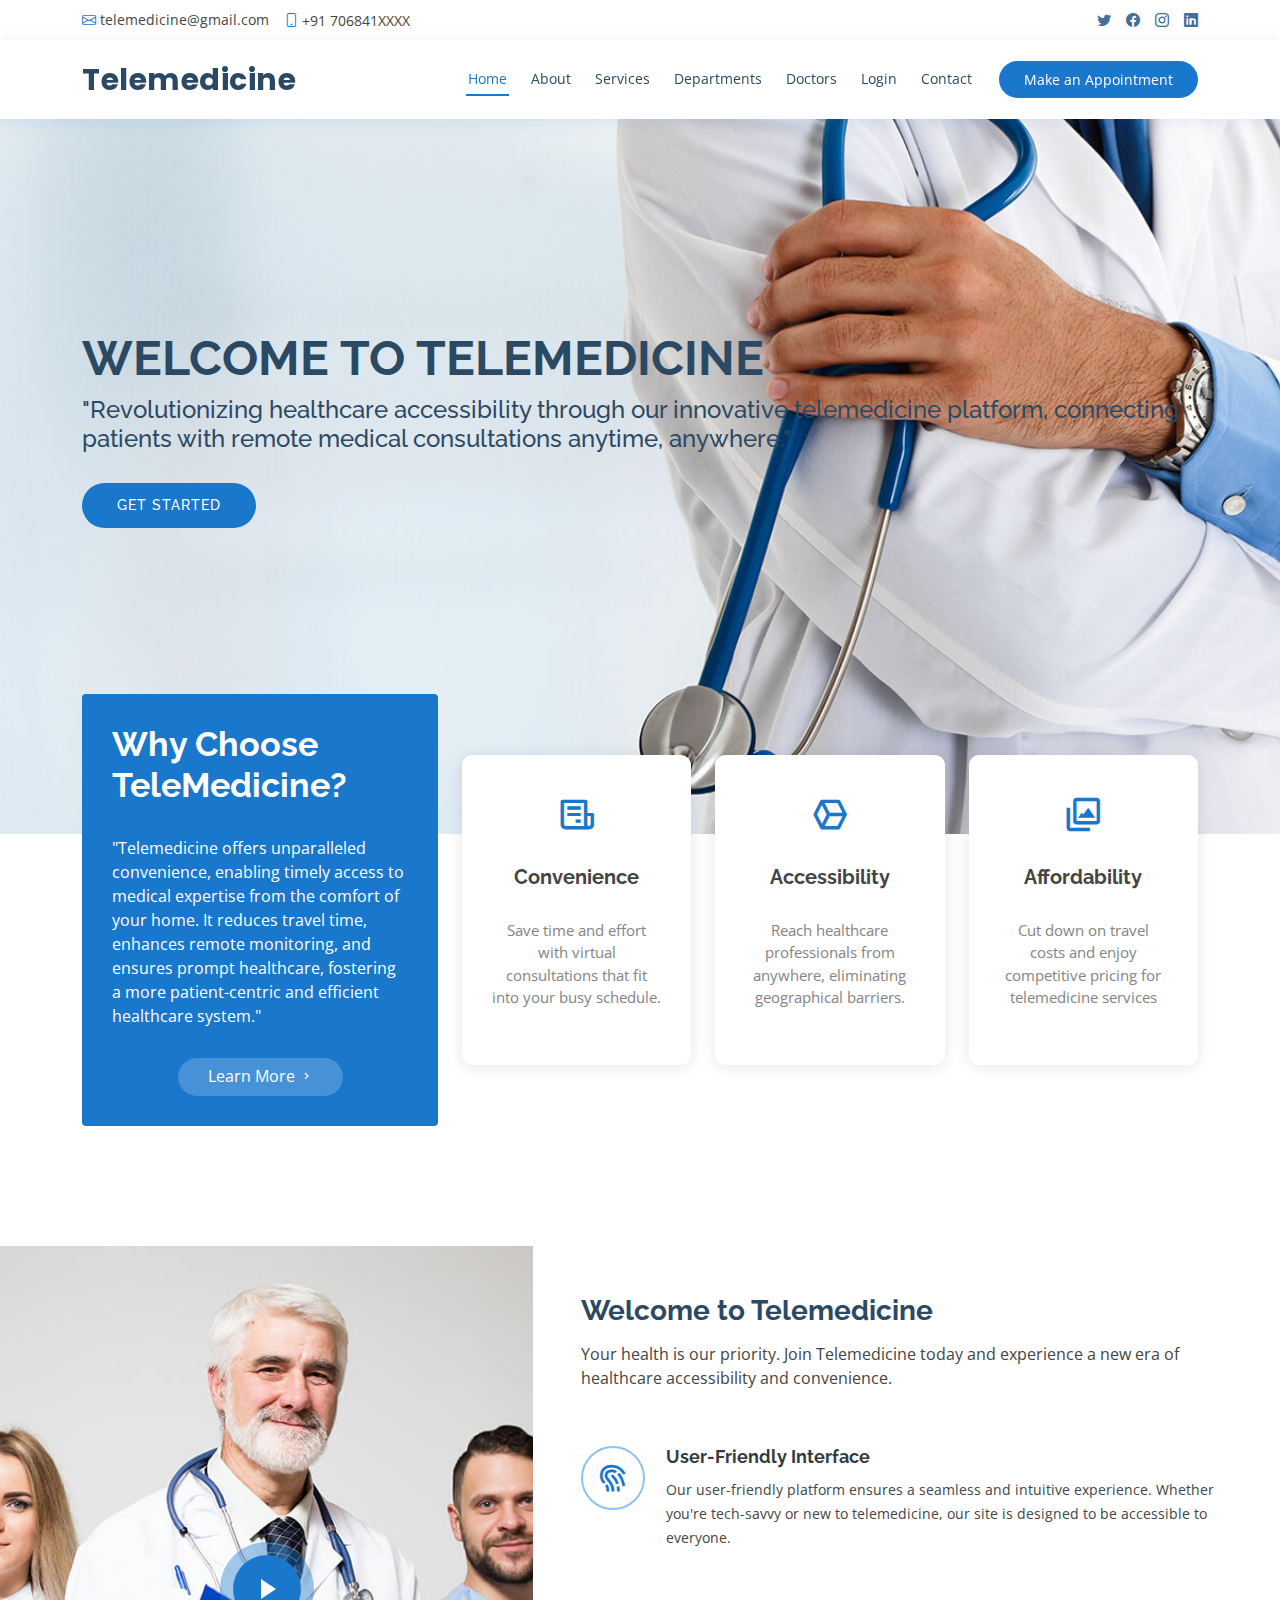
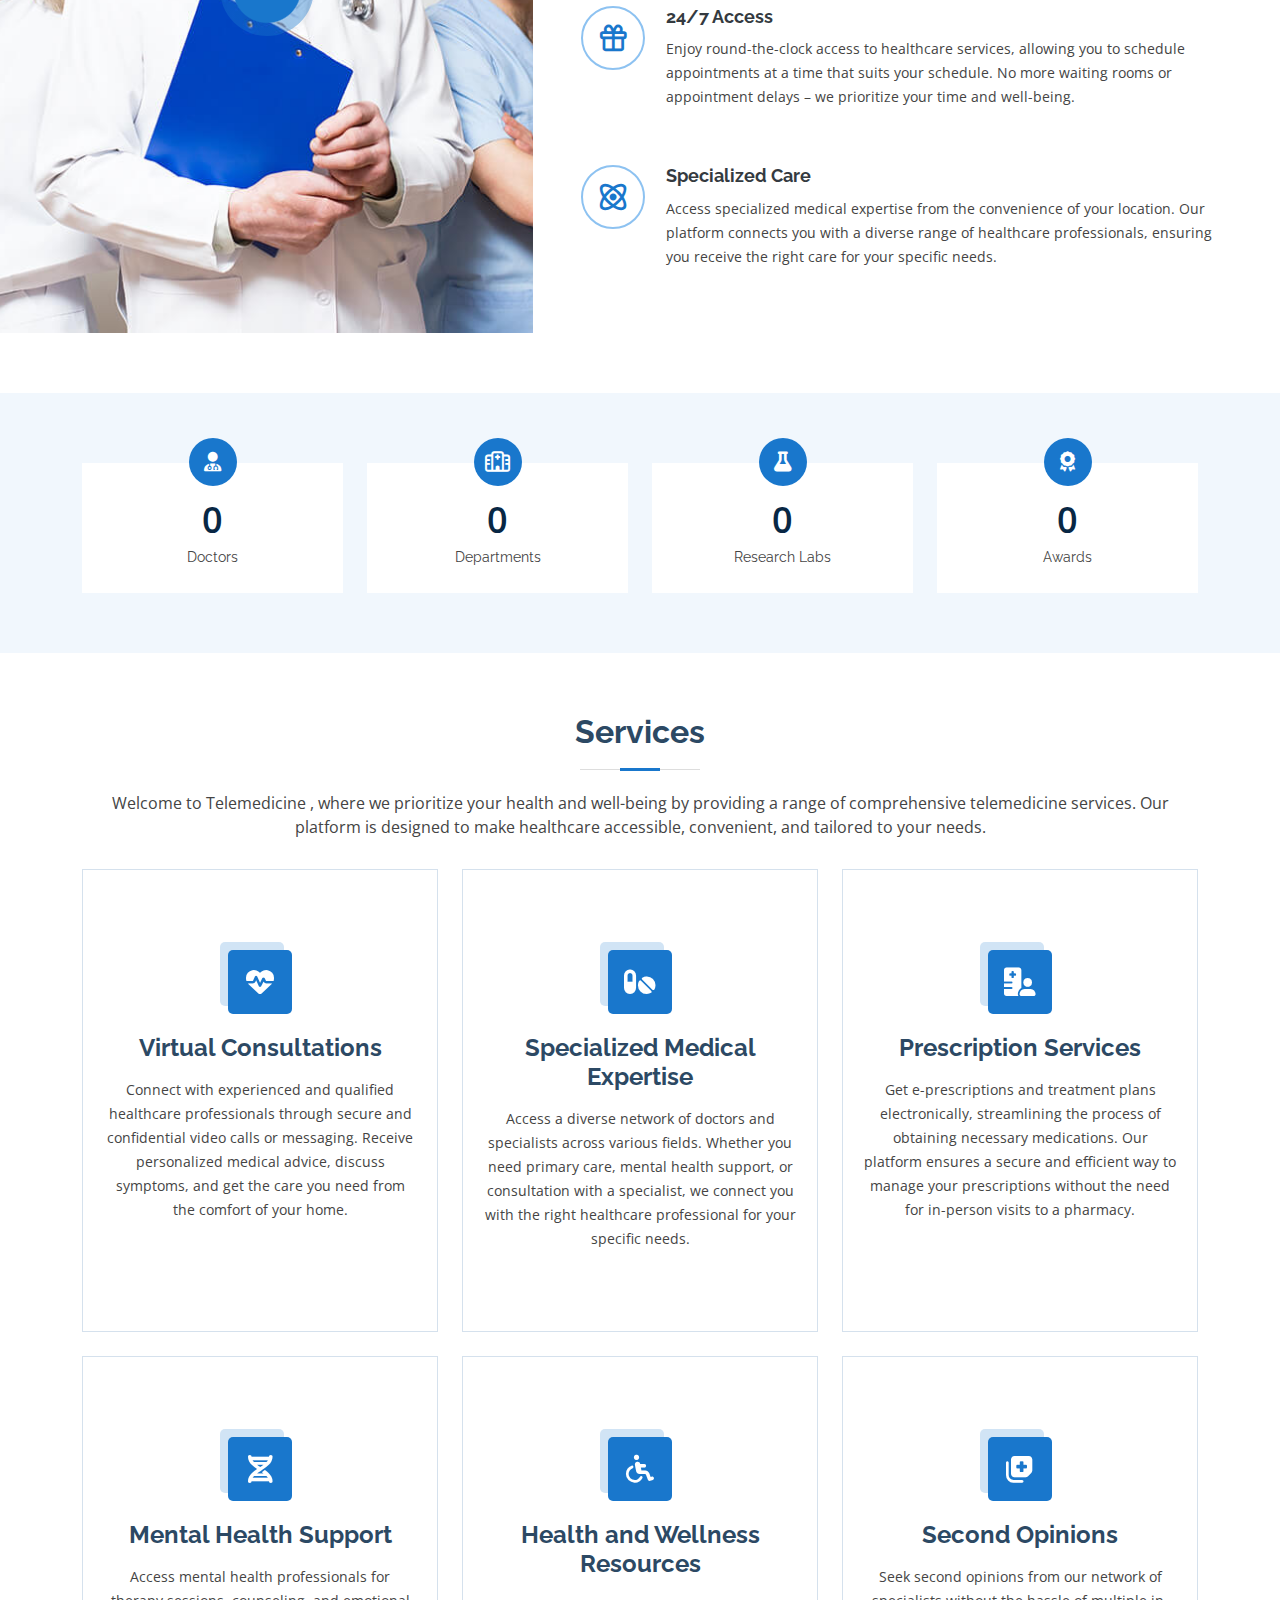
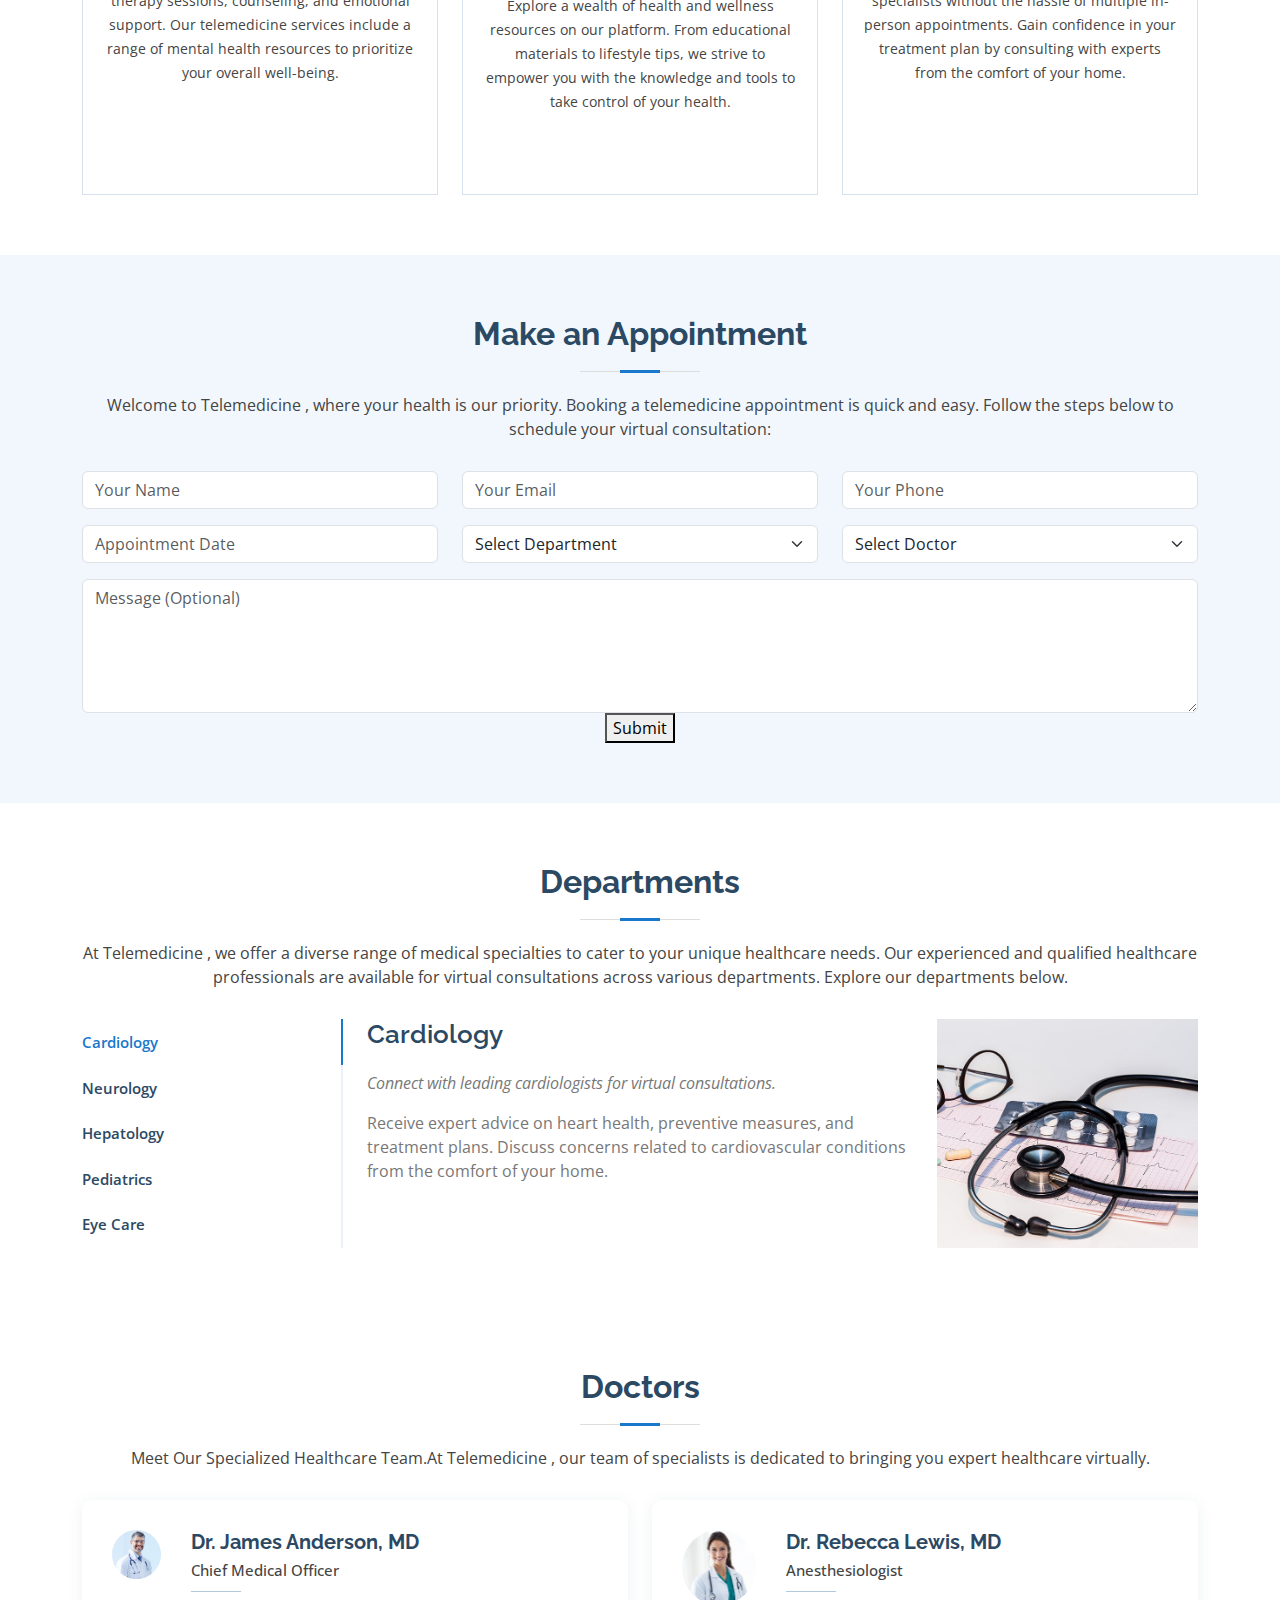
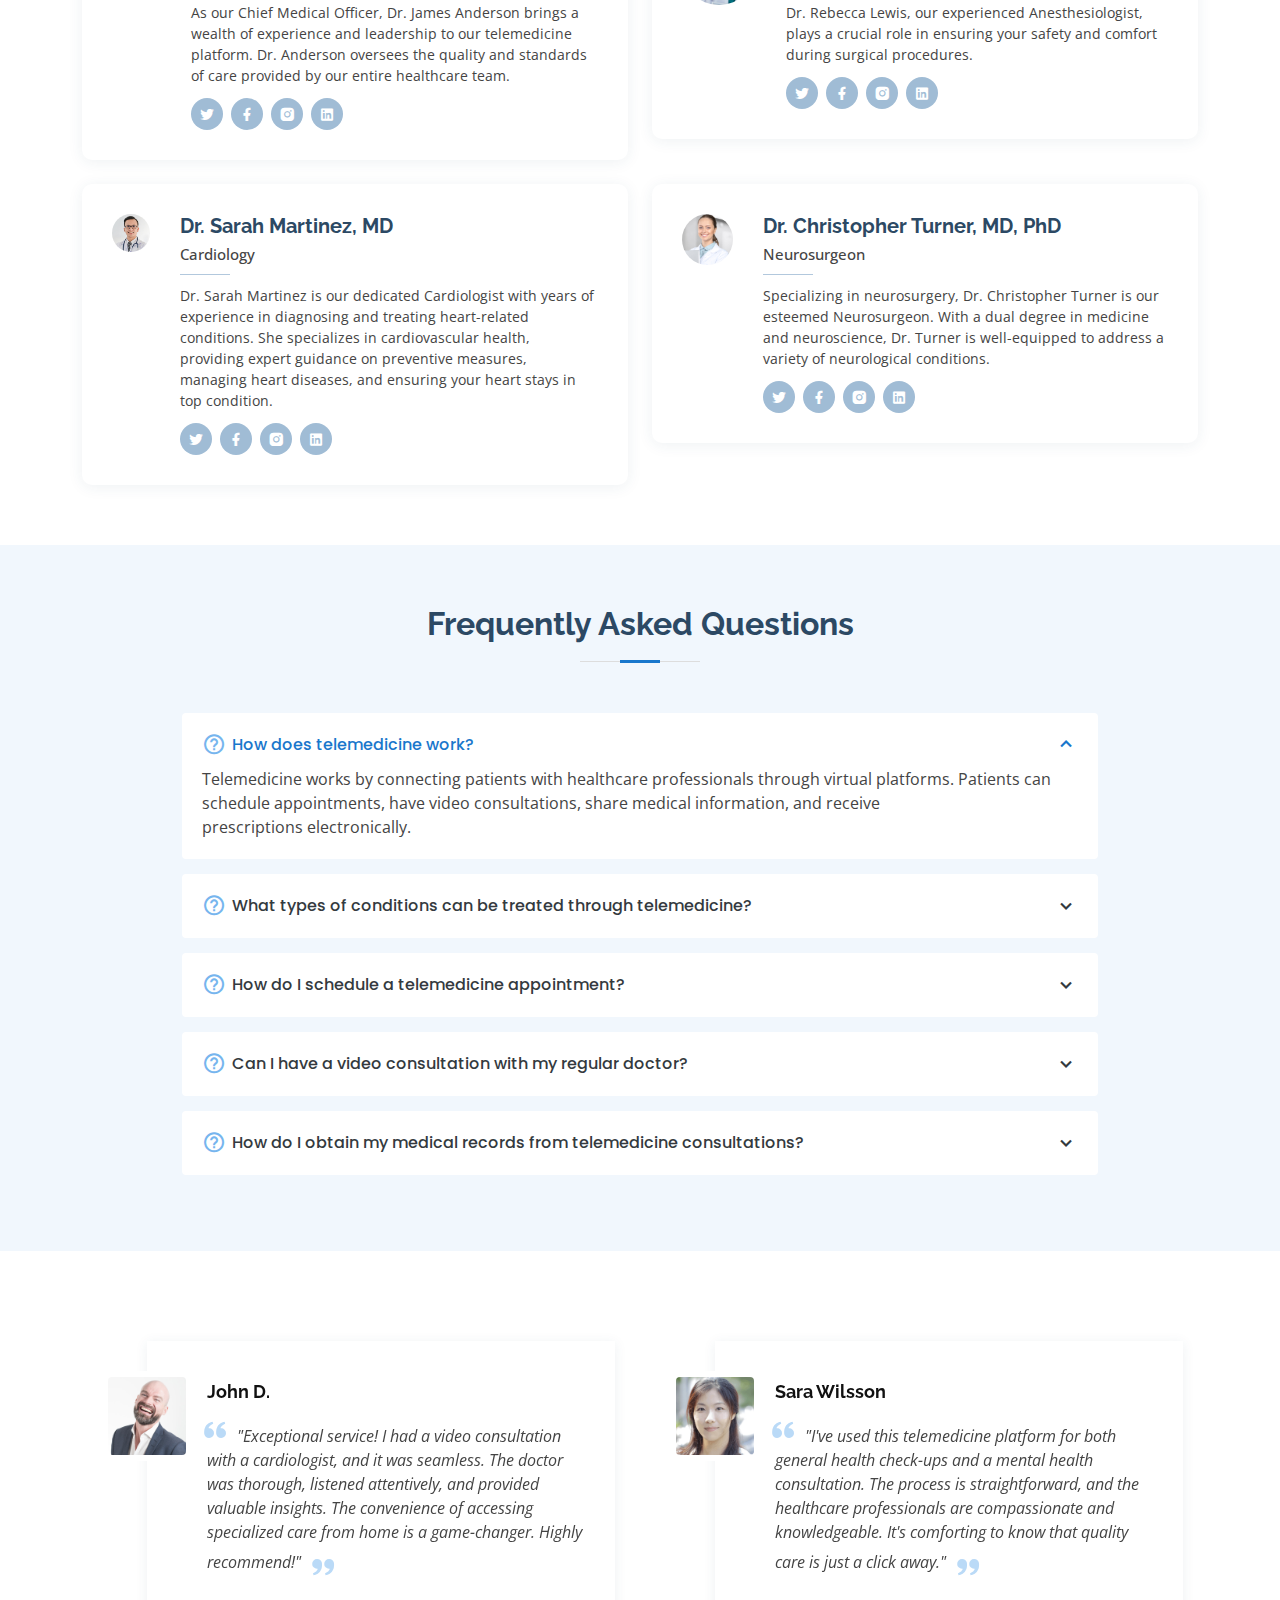
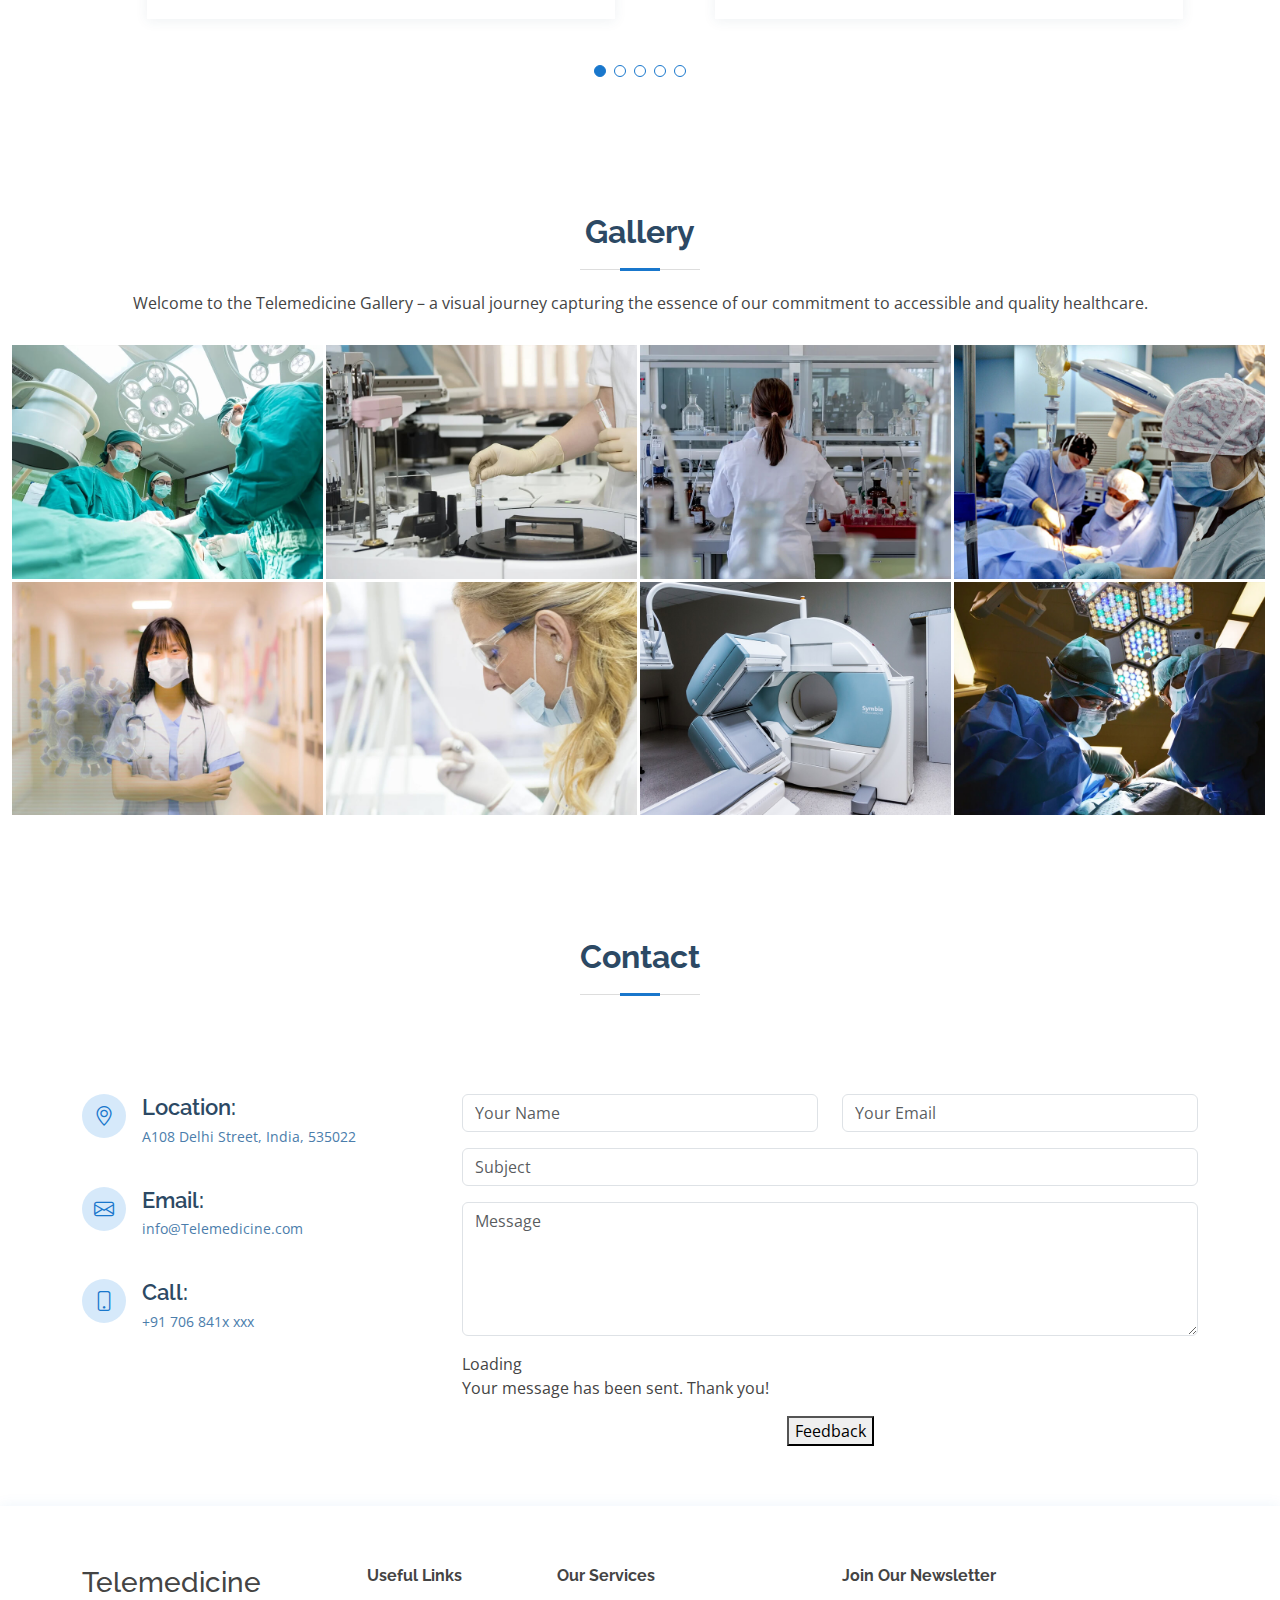
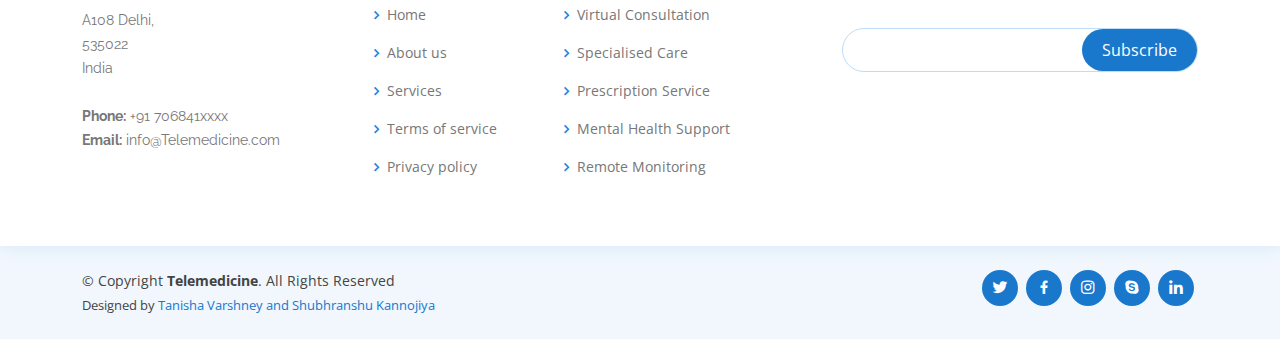
<file: index.html>
<!DOCTYPE html>
<html lang="en">

<head>
  <meta charset="utf-8">
  <meta content="width=device-width, initial-scale=1.0" name="viewport">

  <title>Telemedicine Index</title>
  <meta content="" name="description">
  <meta content="" name="keywords">

  <!-- Favicons -->
  <link href="assets/img/favicon.png" rel="icon">
  <link href="assets/img/apple-touch-icon.png" rel="apple-touch-icon">

  <!-- Google Fonts -->
  <link href="https://fonts.googleapis.com/css?family=Open+Sans:300,300i,400,400i,600,600i,700,700i|Raleway:300,300i,400,400i,500,500i,600,600i,700,700i|Poppins:300,300i,400,400i,500,500i,600,600i,700,700i" rel="stylesheet">

  <!-- Vendor CSS Files -->
  <link href="assets/vendor/fontawesome-free/css/all.min.css" rel="stylesheet">
  <link href="assets/vendor/animate.css/animate.min.css" rel="stylesheet">
  <link href="assets/vendor/bootstrap/css/bootstrap.min.css" rel="stylesheet">
  <link href="assets/vendor/bootstrap-icons/bootstrap-icons.css" rel="stylesheet">
  <link href="assets/vendor/boxicons/css/boxicons.min.css" rel="stylesheet">
  <link href="assets/vendor/glightbox/css/glightbox.min.css" rel="stylesheet">
  <link href="assets/vendor/remixicon/remixicon.css" rel="stylesheet">
  <link href="assets/vendor/swiper/swiper-bundle.min.css" rel="stylesheet">

  <!--  Main CSS File -->
  <link href="assets/css/style.css" rel="stylesheet">

  
</head>

<body>

  <!-- ======= Top Bar ======= -->
  <div id="topbar" class="d-flex align-items-center fixed-top">
    <div class="container d-flex justify-content-between">
      <div class="contact-info d-flex align-items-center">
        <i class="bi bi-envelope"></i> <a href="mailto:telemedicine@gmail.com">telemedicine@gmail.com</a>
        <i class="bi bi-phone"></i> +91 706841XXXX
      </div>
      <div class="d-none d-lg-flex social-links align-items-center">
        <a href="#" class="twitter"><i class="bi bi-twitter"></i></a>
        <a href="#" class="facebook"><i class="bi bi-facebook"></i></a>
        <a href="#" class="instagram"><i class="bi bi-instagram"></i></a>
        <a href="#" class="linkedin"><i class="bi bi-linkedin"></i></i></a>
      </div>
    </div>
  </div>

  <!-- ======= Header ======= -->
  <header id="header" class="fixed-top">
    <div class="container d-flex align-items-center">

      <h1 class="logo me-auto"><a href="index.html">Telemedicine</a></h1>
      <!-- Uncomment below if you prefer to use an image logo -->
       <!-- <a href="index.html" class="logo me-auto"><img src="assets/img/logo.png" alt="" class="img-fluid"></a> -->

      <nav id="navbar" class="navbar order-last order-lg-0">
        <ul>
          <li><a class="nav-link scrollto active" href="#hero">Home</a></li>
          <li><a class="nav-link scrollto" href="#about">About</a></li>
          <li><a class="nav-link scrollto" href="#services">Services</a></li>
          <li><a class="nav-link scrollto" href="#departments">Departments</a></li>
          <li><a class="nav-link scrollto" href="#doctors">Doctors</a></li>
          <!-- <li class="dropdown"><a href="#"><span>Drop Down</span> <i class="bi bi-chevron-down"></i></a>
            <ul>
              <li><a href="#">Drop Down 1</a></li>
              <li class="dropdown"><a href="#"><span>Deep Drop Down</span> <i class="bi bi-chevron-right"></i></a>
                <ul>
                  <li><a href="#">Deep Drop Down 1</a></li>
                  <li><a href="#">Deep Drop Down 2</a></li>
                  <li><a href="#">Deep Drop Down 3</a></li>
                  <li><a href="#">Deep Drop Down 4</a></li>
                  <li><a href="#">Deep Drop Down 5</a></li>
                </ul>
              </li>
              <li><a href="#">Drop Down 2</a></li>
              <li><a href="#">Drop Down 3</a></li>
              <li><a href="#">Drop Down 4</a></li>
            </ul>
          </li> -->
          <li><a class="nav-link scrollto" href="loginPage.html">Login</a></li>
          <li><a class="nav-link scrollto" href="#contact">Contact</a></li>
        </ul>
        <i class="bi bi-list mobile-nav-toggle"></i>
      </nav><!-- .navbar -->

      <a href="#appointment" class="appointment-btn scrollto"><span class="d-none d-md-inline">Make an</span> Appointment</a>

    </div>
  </header><!-- End Header -->q1we3rtyuiuytrew2

  <!-- ======= Hero Section ======= -->
  <section id="hero" class="d-flex align-items-center">
    <div class="container">
      <h1>Welcome to Telemedicine</h1>
      <h2>"Revolutionizing healthcare accessibility through our innovative telemedicine platform, connecting patients with remote medical consultations anytime, anywhere."</h2>
      <a href="#about" class="btn-get-started scrollto">Get Started</a>
    </div>
  </section><!-- End Hero -->

  <main id="main">

    <!-- ======= Why Us Section ======= -->
    <section id="why-us" class="why-us">
      <div class="container">

        <div class="row">
          <div class="col-lg-4 d-flex align-items-stretch">
            <div class="content">
              <h3>Why Choose TeleMedicine?</h3>
              <p>
                "Telemedicine offers unparalleled convenience, enabling timely access to medical expertise from the comfort of your home. It reduces travel time, enhances remote monitoring, and ensures prompt healthcare, fostering a more patient-centric and efficient healthcare system."
              </p>
              <div class="text-center">
                <a href="#" class="more-btn">Learn More <i class="bx bx-chevron-right"></i></a>
              </div>
            </div>
          </div>
          <div class="col-lg-8 d-flex align-items-stretch">
            <div class="icon-boxes d-flex flex-column justify-content-center">
              <div class="row">
                <div class="col-xl-4 d-flex align-items-stretch">
                  <div class="icon-box mt-4 mt-xl-0">
                    <i class="bx bx-receipt"></i>
                    <h4>Convenience</h4>
                    <p>Save time and effort with virtual consultations that fit into your busy schedule.
 
                    </p>
                  </div>
                </div>
                <div class="col-xl-4 d-flex align-items-stretch">
                  <div class="icon-box mt-4 mt-xl-0">
                    <i class="bx bx-cube-alt"></i>
                    <h4>Accessibility</h4>
                    <p>Reach healthcare professionals from anywhere, eliminating geographical barriers.
 
                      </p>
                  </div>
                </div>
                <div class="col-xl-4 d-flex align-items-stretch">
                  <div class="icon-box mt-4 mt-xl-0">
                    <i class="bx bx-images"></i>
                    <h4>Affordability</h4>
                    <p>Cut down on travel costs and enjoy competitive pricing for telemedicine services </p>
                  </div>
                </div>
              </div>
            </div><!-- End .content-->
          </div>
        </div>

      </div>
    </section><!-- End Why Us Section -->

    <!-- ======= About Section ======= -->
    <section id="about" class="about">
      <div class="container-fluid">

        <div class="row">
          <div class="col-xl-5 col-lg-6 video-box d-flex justify-content-center align-items-stretch position-relative">
            <a href="https://youtu.be/k1LvyoAPB2M" class="glightbox play-btn mb-4"></a>
          </div>

          <div class="col-xl-7 col-lg-6 icon-boxes d-flex flex-column align-items-stretch justify-content-center py-5 px-lg-5">
            <h3>Welcome to Telemedicine
            </h3>
            <p>Your health is our priority. Join Telemedicine  today and experience a new era of healthcare accessibility and convenience.</p>

            <div class="icon-box">
              <div class="icon"><i class="bx bx-fingerprint"></i></div>
              <h4 class="title"><a href="">User-Friendly Interface</a></h4>
              <p class="description">Our user-friendly platform ensures a seamless and intuitive experience. Whether you're tech-savvy or new to telemedicine, our site is designed to be accessible to everyone.
              </p>
            </div>

            <div class="icon-box">
              <div class="icon"><i class="bx bx-gift"></i></div>
              <h4 class="title"><a href="">24/7 Access</a></h4>
              <p class="description">Enjoy round-the-clock access to healthcare services, allowing you to schedule appointments at a time that suits your schedule. No more waiting rooms or appointment delays – we prioritize your time and well-being.

              </p>
            </div>

            <div class="icon-box">
              <div class="icon"><i class="bx bx-atom"></i></div>
              <h4 class="title"><a href="">Specialized Care</a></h4>
              <p class="description">Access specialized medical expertise from the convenience of your location. Our platform connects you with a diverse range of healthcare professionals, ensuring you receive the right care for your specific needs.
              </p>
            </div>

          </div>
        </div>

      </div>
    </section><!-- End About Section -->

    <!-- ======= Counts Section ======= -->
    <section id="counts" class="counts">
      <div class="container">

        <div class="row">

          <div class="col-lg-3 col-md-6">
            <div class="count-box">
              <i class="fas fa-user-md"></i>
              <span data-purecounter-start="0" data-purecounter-end="85" data-purecounter-duration="1" class="purecounter"></span>
              <p>Doctors</p>
            </div>
          </div>

          <div class="col-lg-3 col-md-6 mt-5 mt-md-0">
            <div class="count-box">
              <i class="far fa-hospital"></i>
              <span data-purecounter-start="0" data-purecounter-end="18" data-purecounter-duration="1" class="purecounter"></span>
              <p>Departments</p>
            </div>
          </div>

          <div class="col-lg-3 col-md-6 mt-5 mt-lg-0">
            <div class="count-box">
              <i class="fas fa-flask"></i>
              <span data-purecounter-start="0" data-purecounter-end="12" data-purecounter-duration="1" class="purecounter"></span>
              <p>Research Labs</p>
            </div>
          </div>

          <div class="col-lg-3 col-md-6 mt-5 mt-lg-0">
            <div class="count-box">
              <i class="fas fa-award"></i>
              <span data-purecounter-start="0" data-purecounter-end="150" data-purecounter-duration="1" class="purecounter"></span>
              <p>Awards</p>
            </div>
          </div>

        </div>

      </div>
    </section><!-- End Counts Section -->

    <!-- ======= Services Section ======= -->
    <section id="services" class="services">
      <div class="container">

        <div class="section-title">
          <h2>Services</h2>
          <p>Welcome to Telemedicine , where we prioritize your health and well-being by providing a range of comprehensive telemedicine services. Our platform is designed to make healthcare accessible, convenient, and tailored to your needs.</p>
        </div>

        <div class="row">
          <div class="col-lg-4 col-md-6 d-flex align-items-stretch">
            <div class="icon-box">
              <div class="icon"><i class="fas fa-heartbeat"></i></div>
              <h4><a href="">Virtual Consultations</a></h4>
              <p>
                Connect with experienced and qualified healthcare professionals through secure and confidential video calls or messaging. Receive personalized medical advice, discuss symptoms, and get the care you need from the comfort of your home.</p>
            </div>
          </div>

          <div class="col-lg-4 col-md-6 d-flex align-items-stretch mt-4 mt-md-0">
            <div class="icon-box">
              <div class="icon"><i class="fas fa-pills"></i></div>
              <h4><a href="">Specialized Medical Expertise</a></h4>
              <p>
                Access a diverse network of doctors and specialists across various fields. Whether you need primary care, mental health support, or consultation with a specialist, we connect you with the right healthcare professional for your specific needs.
                
                </p>
            </div>
          </div>

          <div class="col-lg-4 col-md-6 d-flex align-items-stretch mt-4 mt-lg-0">
            <div class="icon-box">
              <div class="icon"><i class="fas fa-hospital-user"></i></div>
              <h4><a href="">Prescription Services</a></h4>
              <p>
                Get e-prescriptions and treatment plans electronically, streamlining the process of obtaining necessary medications. Our platform ensures a secure and efficient way to manage your prescriptions without the need for in-person visits to a pharmacy.
                </p>
            </div>
          </div>

          <div class="col-lg-4 col-md-6 d-flex align-items-stretch mt-4">
            <div class="icon-box">
              <div class="icon"><i class="fas fa-dna"></i></div>
              <h4><a href="">Mental Health Support</a></h4>
              <p>
                Access mental health professionals for therapy sessions, counseling, and emotional support. Our telemedicine services include a range of mental health resources to prioritize your overall well-being.
                
                </p>
            </div>
          </div>

          <div class="col-lg-4 col-md-6 d-flex align-items-stretch mt-4">
            <div class="icon-box">
              <div class="icon"><i class="fas fa-wheelchair"></i></div>
              <h4><a href="">Health and Wellness Resources</a></h4>
              <p>
                Explore a wealth of health and wellness resources on our platform. From educational materials to lifestyle tips, we strive to empower you with the knowledge and tools to take control of your health.
                </p>
            </div>
          </div>

          <div class="col-lg-4 col-md-6 d-flex align-items-stretch mt-4">
            <div class="icon-box">
              <div class="icon"><i class="fas fa-notes-medical"></i></div>
              <h4><a href="">Second Opinions</a></h4>
              <p>
                Seek second opinions from our network of specialists without the hassle of multiple in-person appointments. Gain confidence in your treatment plan by consulting with experts from the comfort of your home.
                </p>
            </div>
          </div>

        </div>

      </div>
    </section><!-- End Services Section -->

    <!-- ======= Appointment Section ======= -->
    <section id="appointment" class="appointment section-bg">
      <div class="container">

        <div class="section-title">
          <h2>Make an Appointment</h2>
          <p>Welcome to Telemedicine , where your health is our priority. Booking a telemedicine appointment is quick and easy. Follow the steps below to schedule your virtual consultation:</p>
        </div>
        <form  action="">
       
          <div class="row">
            <div class="col-md-4 form-group">
              <input type="text" name="name" class="form-control" id="name" placeholder="Your Name" data-rule="minlen:4" data-msg="Please enter at least 4 chars">
              <!-- <div class="validate"></div> -->
            </div>
            <div class="col-md-4 form-group mt-3 mt-md-0">
              <input type="email" class="form-control" name="email" id="email" placeholder="Your Email" data-rule="email" data-msg="Please enter a valid email">
              <!-- <div class="validate"></div> -->
            </div>
            <div class="col-md-4 form-group mt-3 mt-md-0">
              <input type="tel" class="form-control" name="phone" id="phone" placeholder="Your Phone" data-rule="minlen:10" data-msg="Please enter at least 10 chars">
              <!-- <div class="validate"></div> -->
            </div>
          </div>
          <div class="row">
            <div class="col-md-4 form-group mt-3">
              <input type="datetime" name="date" class="form-control datepicker" id="date" placeholder="Appointment Date" data-rule="minlen:4" data-msg="Please enter at least 4 chars">
              <!-- <div class="validate"></div> -->
            </div>
            <div class="col-md-4 form-group mt-3">
              <select name="department" id="department" class="form-select">
                <option value="">Select Department</option>
                <option value="Department 1">Department 1</option>
                <option value="Department 2">Department 2</option>
                <option value="Department 3">Department 3</option>
              </select>
              <!-- <div class="validate"></div> -->
            </div>
            <div class="col-md-4 form-group mt-3">
              <select name="doctor" id="doctor" class="form-select">
                <option value="">Select Doctor</option>
                <option value="Doctor 1">Doctor 1</option>
                <option value="Doctor 2">Doctor 2</option>
                <option value="Doctor 3">Doctor 3</option>
              </select>
              <!-- <div class="validate"></div> -->
            </div>
          </div>

          <div class="form-group mt-3">
            <textarea id="message" class="form-control" name="message" rows="5" placeholder="Message (Optional)"></textarea>
            <!-- <div class="validate"></div> -->
          </div>
          <!-- <div class="mb-3">
            <div class="loading">Loading</div>
            <div class="error-message"></div>
            <div class="sent-message">Your appointment request has been sent successfully. Thank you!</div>
          </div> -->
          <div class="text-center">
            <button type="button" value ="button" onclick="Send()">Submit</button>
          </div>
        </form>


      </div>
      
    </section>
    <!-- End Appointment Section -->
    <!-- adding js for working of mail to get notified on mail about the email -->
<script src="https://smtpjs.com/v3/smtp.js"> </script>
<script>
  function Send(){
    

    Email.send ({
          Host : "smtp.elasticemail.com",
          Username : "63shubprince@gmail.com",
          Password : "4027F25BE58892ED8AAD5B9F7C8A62A4D20A",
          To : 'shubhranshukumar687@gmail.com',
          From : "63shubprince@gmail.com",
          Subject : "Appointment",
          Body :"Name:" + document.getElementById("name").value 
          + " <br> Email:" + document.getElementById("email").value 
          + " <br> Phone :" + document.getElementById("phone").value
          + " <br> Date :" + document.getElementById("date").value
          + "<br>  Department:" + document.getElementById("department").value
          + " <br> Doctor:" + document.getElementById("doctor").value 
           +"<br> Message:" + document.getElementById("message").value

         
    
      }).then(
        message => alert("message sent successfully")
      );  
  }
  // console.log(Body);
</script>

    <!-- ======= Departments Section ======= -->
    <section id="departments" class="departments">
      <div class="container">

        <div class="section-title">
          <h2>Departments</h2>
          <p>At Telemedicine , we offer a diverse range of medical specialties to cater to your unique healthcare needs. Our experienced and qualified healthcare professionals are available for virtual consultations across various departments. Explore our departments below.</p>
        </div>

        <div class="row gy-4">
          <div class="col-lg-3">
            <ul class="nav nav-tabs flex-column">
              <li class="nav-item">
                <a class="nav-link active show" data-bs-toggle="tab" href="#tab-1">Cardiology</a>
              </li>
              <li class="nav-item">
                <a class="nav-link" data-bs-toggle="tab" href="#tab-2">Neurology</a>
              </li>
              <li class="nav-item">
                <a class="nav-link" data-bs-toggle="tab" href="#tab-3">Hepatology</a>
              </li>
              <li class="nav-item">
                <a class="nav-link" data-bs-toggle="tab" href="#tab-4">Pediatrics</a>
              </li>
              <li class="nav-item">
                <a class="nav-link" data-bs-toggle="tab" href="#tab-5">Eye Care</a>
              </li>
            </ul>
          </div>
          <div class="col-lg-9">
            <div class="tab-content">
              <div class="tab-pane active show" id="tab-1">
                <div class="row gy-4">
                  <div class="col-lg-8 details order-2 order-lg-1">
                    <h3>Cardiology</h3>
                    <p class="fst-italic">Connect with leading cardiologists for virtual consultations.</p>
                    <p>
                      Receive expert advice on heart health, preventive measures, and treatment plans.
                      Discuss concerns related to cardiovascular conditions from the comfort of your home.</p>
                  </div>
                  <div class="col-lg-4 text-center order-1 order-lg-2">
                    <img src="assets/img/departments-1.jpg" alt="" class="img-fluid">
                  </div>
                </div>
              </div>
              <div class="tab-pane" id="tab-2">
                <div class="row gy-4">
                  <div class="col-lg-8 details order-2 order-lg-1">
                    <h3>Neurology:</h3>
                    <p class="fst-italic">Connect with leading neurologists for virtual consultations.</p>
                    <p>

                      Schedule virtual appointments with neurologists specializing in various neurological disorders.
                      Seek guidance on headaches, migraines, seizures, and other neurological conditions.
                      Receive personalized care and treatment recommendations remotely.</p>
                  </div>
                  <div class="col-lg-4 text-center order-1 order-lg-2">
                    <img src="assets/img/departments-2.jpg" alt="" class="img-fluid">
                  </div>
                </div>
              </div>
              <div class="tab-pane" id="tab-3">
                <div class="row gy-4">
                  <div class="col-lg-8 details order-2 order-lg-1">
                    <h3> Hepatology</h3>
                    <p class="fst-italic">Connect with leading hepatologists for virtual consultations.</p>
                    <p>
                      For liver-related concerns, our hepatology department is here to help. Consult with hepatologists to address liver disorders, liver function issues, and receive personalized care plans.</p>
                  </div>
                  <div class="col-lg-4 text-center order-1 order-lg-2">
                    <img src="assets/img/departments-3.jpg" alt="" class="img-fluid">
                  </div>
                </div>
              </div>
              <div class="tab-pane" id="tab-4">
                <div class="row gy-4">
                  <div class="col-lg-8 details order-2 order-lg-1">
                    <h3>Pediatrics</h3>
                    <p class="fst-italic">Connect with leading pediatrician for virtual consultations.</p>
                    <p>
                      Ensure the well-being of your little ones with our pediatrics department. Connect with pediatricians for child health check-ups, vaccinations, developmental assessments, and expert guidance on pediatric health concerns.
                      </p>
                  </div>
                  <div class="col-lg-4 text-center order-1 order-lg-2">
                    <img src="assets/img/departments-4.jpg" alt="" class="img-fluid">
                  </div>
                </div>
              </div>
              <div class="tab-pane" id="tab-5">
                <div class="row gy-4">
                  <div class="col-lg-8 details order-2 order-lg-1">
                    <h3>Eyecare</h3>
                    <p class="fst-italic">Connect with leading eye care specialist for virtual consultations.</p>
                    <p>

                      Access virtual eyecare consultations with experienced ophthalmologists.
                      Discuss vision concerns, eye conditions, and receive prescription updates.
                      Explore solutions for maintaining optimal eye health</p>
                  </div>
                  <div class="col-lg-4 text-center order-1 order-lg-2">
                    <img src="assets/img/departments-5.jpg" alt="" class="img-fluid">
                  </div>
                </div>
              </div>
            </div>
          </div>
        </div>

      </div>
    </section><!-- End Departments Section -->

    <!-- ======= Doctors Section ======= -->
    <section id="doctors" class="doctors">
      <div class="container">

        <div class="section-title">
          <h2>Doctors</h2>
          <p>Meet Our Specialized Healthcare Team.At  Telemedicine , our team of specialists is dedicated to bringing you expert healthcare virtually.</p>
            
        </div>

        <div class="row">

          <div class="col-lg-6">
            <div class="member d-flex align-items-start">
              <div class="pic"><img src="assets/img/doctors/doctors-1.jpg" class="img-fluid" alt=""></div>
              <div class="member-info">
                <h4>Dr. James Anderson, MD</h4>
                <span>Chief Medical Officer</span>
                <p> 
                  As our Chief Medical Officer, Dr. James Anderson brings a wealth of experience and leadership to our telemedicine platform.  Dr. Anderson oversees the quality and standards of care provided by our entire healthcare team. 
                  
                  </p>
                <div class="social">
                  <a href=""><i class="ri-twitter-fill"></i></a>
                  <a href=""><i class="ri-facebook-fill"></i></a>
                  <a href=""><i class="ri-instagram-fill"></i></a>
                  <a href=""> <i class="ri-linkedin-box-fill"></i> </a>
                </div>
              </div>
            </div>
          </div>

          <div class="col-lg-6 mt-4 mt-lg-0">
            <div class="member d-flex align-items-start">
              <div class="pic"><img src="assets/img/doctors/doctors-2.jpg" class="img-fluid" alt=""></div>
              <div class="member-info">
                <h4>Dr. Rebecca Lewis, MD</h4>
                <span>Anesthesiologist</span>
                <p>
                  Dr. Rebecca Lewis, our experienced Anesthesiologist, plays a crucial role in ensuring your safety and comfort during surgical procedures. 
                  
                  </p>
                <div class="social">
                  <a href=""><i class="ri-twitter-fill"></i></a>
                  <a href=""><i class="ri-facebook-fill"></i></a>
                  <a href=""><i class="ri-instagram-fill"></i></a>
                  <a href=""> <i class="ri-linkedin-box-fill"></i> </a>
                </div>
              </div>
            </div>
          </div>

          <div class="col-lg-6 mt-4">
            <div class="member d-flex align-items-start">
              <div class="pic"><img src="assets/img/doctors/doctors-3.jpg" class="img-fluid" alt=""></div>
              <div class="member-info">
                <h4>Dr. Sarah Martinez, MD</h4>
                <span>Cardiology</span>
                <p>
                  Dr. Sarah Martinez is our dedicated Cardiologist with years of experience in diagnosing and treating heart-related conditions. She specializes in cardiovascular health, providing expert guidance on preventive measures, managing heart diseases, and ensuring your heart stays in top condition. 
                  </p>
                <div class="social">
                  <a href=""><i class="ri-twitter-fill"></i></a>
                  <a href=""><i class="ri-facebook-fill"></i></a>
                  <a href=""><i class="ri-instagram-fill"></i></a>
                  <a href=""> <i class="ri-linkedin-box-fill"></i> </a>
                </div>
              </div>
            </div>
          </div>

          <div class="col-lg-6 mt-4">
            <div class="member d-flex align-items-start">
              <div class="pic"><img src="assets/img/doctors/doctors-4.jpg" class="img-fluid" alt=""></div>
              <div class="member-info">
                <h4>Dr. Christopher Turner, MD, PhD</h4>
                <span>Neurosurgeon</span>
                <p>
                  Specializing in neurosurgery, Dr. Christopher Turner is our esteemed Neurosurgeon. With a dual degree in medicine and neuroscience, Dr. Turner is well-equipped to address a variety of neurological conditions. </p>
                <div class="social">
                  <a href=""><i class="ri-twitter-fill"></i></a>
                  <a href=""><i class="ri-facebook-fill"></i></a>
                  <a href=""><i class="ri-instagram-fill"></i></a>
                  <a href=""> <i class="ri-linkedin-box-fill"></i> </a>
                </div>
              </div>
            </div>
          </div>

        </div>

      </div>
    </section><!-- End Doctors Section -->

    <!-- ======= Frequently Asked Questions Section ======= -->
    <section id="faq" class="faq section-bg">
      <div class="container">

        <div class="section-title">
          <h2>Frequently Asked Questions</h2>
          <p></p>
        </div>

        <div class="faq-list">
          <ul>
            <li data-aos="fade-up">
              <i class="bx bx-help-circle icon-help"></i> <a data-bs-toggle="collapse" class="collapse" data-bs-target="#faq-list-1">How does telemedicine work? <i class="bx bx-chevron-down icon-show"></i><i class="bx bx-chevron-up icon-close"></i></a>
              <div id="faq-list-1" class="collapse show" data-bs-parent=".faq-list">
                <p>
                  

 Telemedicine works by connecting patients with healthcare professionals through virtual platforms. Patients can schedule appointments, have video consultations, share medical information, and receive prescriptions electronically.
                </p>
              </div>
            </li>

            <li data-aos="fade-up" data-aos-delay="100">
              <i class="bx bx-help-circle icon-help"></i> <a data-bs-toggle="collapse" data-bs-target="#faq-list-2" class="collapsed">What types of conditions can be treated through telemedicine?<i class="bx bx-chevron-down icon-show"></i><i class="bx bx-chevron-up icon-close"></i></a>
              <div id="faq-list-2" class="collapse" data-bs-parent=".faq-list">
                <p>
                  

Telemedicine can address a wide range of non-emergency medical conditions, including common illnesses, chronic disease management, mental health concerns, and preventive care.
                </p>
              </div>
            </li>

            <li data-aos="fade-up" data-aos-delay="200">
              <i class="bx bx-help-circle icon-help"></i> <a data-bs-toggle="collapse" data-bs-target="#faq-list-3" class="collapsed"> How do I schedule a telemedicine appointment? <i class="bx bx-chevron-down icon-show"></i><i class="bx bx-chevron-up icon-close"></i></a>
              <div id="faq-list-3" class="collapse" data-bs-parent=".faq-list">
                <p>
                 

Scheduling a telemedicine appointment is easy. Log in to your account, choose a healthcare professional, select an available time, and confirm your appointment. Follow the provided instructions for the virtual consultation.
                </p>
              </div>
            </li>

            <li data-aos="fade-up" data-aos-delay="300">
              <i class="bx bx-help-circle icon-help"></i> <a data-bs-toggle="collapse" data-bs-target="#faq-list-4" class="collapsed"> Can I have a video consultation with my regular doctor?<i class="bx bx-chevron-down icon-show"></i><i class="bx bx-chevron-up icon-close"></i></a>
              <div id="faq-list-4" class="collapse" data-bs-parent=".faq-list">
                <p>
                 It depends on whether your regular doctor is available on our platform. You can check the availability of your preferred healthcare professional and schedule a video consultation if they are part of our network.
                </p>
              </div>
            </li>

            <li data-aos="fade-up" data-aos-delay="400">
              <i class="bx bx-help-circle icon-help"></i> <a data-bs-toggle="collapse" data-bs-target="#faq-list-5" class="collapsed">How do I obtain my medical records from telemedicine consultations?<i class="bx bx-chevron-down icon-show"></i><i class="bx bx-chevron-up icon-close"></i></a>
              <div id="faq-list-5" class="collapse" data-bs-parent=".faq-list">
                <p>
                  You can request your medical records through our platform. We ensure the secure and confidential handling of your health information.
                </p>
              </div>
            </li>

          </ul>
        </div>

      </div>
    </section><!-- End Frequently Asked Questions Section -->

    <!-- ======= Testimonials Section ======= -->
    <section id="testimonials" class="testimonials">
      <div class="container">

        <div class="testimonials-slider swiper" data-aos="fade-up" data-aos-delay="100">
          <div class="swiper-wrapper">

            <div class="swiper-slide">
              <div class="testimonial-wrap">
                <div class="testimonial-item">
                  <img src="assets/img/testimonials/testimonials-1.jpg" class="testimonial-img" alt="">
                  <h3> John D.</h3>
                  <!-- <h4>Ceo &amp; Founder</h4> -->
                  <p>
                    <i class="bx bxs-quote-alt-left quote-icon-left"></i>
                   
"Exceptional service! I had a video consultation with a cardiologist, and it was seamless. The doctor was thorough, listened attentively, and provided valuable insights. The convenience of accessing specialized care from home is a game-changer. Highly recommend!"

                    <i class="bx bxs-quote-alt-right quote-icon-right"></i>
                  </p>
                </div>
              </div>
            </div><!-- End testimonial item -->

            <div class="swiper-slide">
              <div class="testimonial-wrap">
                <div class="testimonial-item">
                  <img src="assets/img/testimonials/testimonials-2.jpg" class="testimonial-img" alt="">
                  <h3>Sara Wilsson</h3>
                  <!--  -->
                  <p>
                    <i class="bx bxs-quote-alt-left quote-icon-left"></i>
                    
"I've used this telemedicine platform for both general health check-ups and a mental health consultation. The process is straightforward, and the healthcare professionals are compassionate and knowledgeable. It's comforting to know that quality care is just a click away."

                    <i class="bx bxs-quote-alt-right quote-icon-right"></i>
                  </p>
                </div>
              </div>
            </div><!-- End testimonial item -->

            <div class="swiper-slide">
              <div class="testimonial-wrap">
                <div class="testimonial-item">
                  <img src="assets/img/testimonials/testimonials-3.jpg" class="testimonial-img" alt="">
                  <h3>Jena Karlis</h3>
                  <!-- <h4>Store Owner</h4> -->
                  <p>
                    <i class="bx bxs-quote-alt-left quote-icon-left"></i>
                   
"Impressive! I scheduled a virtual appointment with an ophthalmologist for my eye concerns. The video quality was excellent, and the doctor's advice was spot-on. Getting a prescription sent directly to my pharmacy saved me time. Great initiative!"
.
                    <i class="bx bxs-quote-alt-right quote-icon-right"></i>
                  </p>
                </div>
              </div>
            </div><!-- End testimonial item -->

            <div class="swiper-slide">
              <div class="testimonial-wrap">
                <div class="testimonial-item">
                  <img src="assets/img/testimonials/testimonials-4.jpg" class="testimonial-img" alt="">
                  <h3>Sophie L</h3>
                  <!-- <h4>Freelancer</h4> -->
                  <p>
                    <i class="bx bxs-quote-alt-left quote-icon-left"></i>
                    As a busy mom, telemedicine has been a lifesaver. I've consulted with pediatricians for my kids, and it's so much easier than dragging them to the doctor's office. The doctors were patient and understanding. Thank you for making healthcare accessible!.


                    <i class="bx bxs-quote-alt-right quote-icon-right"></i>
                  </p>
                </div>
              </div>
            </div><!-- End testimonial item -->

            <div class="swiper-slide">
              <div class="testimonial-wrap">
                <div class="testimonial-item">
                  <img src="assets/img/testimonials/testimonials-5.jpg" class="testimonial-img" alt="">
                  <h3>John Larson</h3>
                  <!-- <h4>Entrepreneur</h4> -->
                  <p>
                    <i class="bx bxs-quote-alt-left quote-icon-left"></i>
                    I recently had a telemedicine appointment with a neurologist, and I was impressed by the professionalism and expertise. The platform's user interface is intuitive, making the whole process hassle-free. I appreciate the convenience without compromising on quality care.
                    <i class="bx bxs-quote-alt-right quote-icon-right"></i>
                  </p>
                </div>
              </div>
            </div><!-- End testimonial item -->

          </div>
          <div class="swiper-pagination"></div>
        </div>

      </div>
    </section><!-- End Testimonials Section -->

    <!-- ======= Gallery Section ======= -->
    <section id="gallery" class="gallery">
      <div class="container">

        <div class="section-title">
          <h2>Gallery</h2>
          <p>Welcome to the Telemedicine Gallery – a visual journey capturing the essence of our commitment to accessible and quality healthcare.</p>
        </div>
      </div>

      <div class="container-fluid">
        <div class="row g-0">

          <div class="col-lg-3 col-md-4">
            <div class="gallery-item">
              <a href="assets/img/gallery/gallery-1.jpg" class="galelry-lightbox">
                <img src="assets/img/gallery/gallery-1.jpg" alt="" class="img-fluid">
              </a>
            </div>
          </div>

          <div class="col-lg-3 col-md-4">
            <div class="gallery-item">
              <a href="assets/img/gallery/gallery-2.jpg" class="galelry-lightbox">
                <img src="assets/img/gallery/gallery-2.jpg" alt="" class="img-fluid">
              </a>
            </div>
          </div>

          <div class="col-lg-3 col-md-4">
            <div class="gallery-item">
              <a href="assets/img/gallery/gallery-3.jpg" class="galelry-lightbox">
                <img src="assets/img/gallery/gallery-3.jpg" alt="" class="img-fluid">
              </a>
            </div>
          </div>

          <div class="col-lg-3 col-md-4">
            <div class="gallery-item">
              <a href="assets/img/gallery/gallery-4.jpg" class="galelry-lightbox">
                <img src="assets/img/gallery/gallery-4.jpg" alt="" class="img-fluid">
              </a>
            </div>
          </div>

          <div class="col-lg-3 col-md-4">
            <div class="gallery-item">
              <a href="assets/img/gallery/gallery-5.jpg" class="galelry-lightbox">
                <img src="assets/img/gallery/gallery-5.jpg" alt="" class="img-fluid">
              </a>
            </div>
          </div>

          <div class="col-lg-3 col-md-4">
            <div class="gallery-item">
              <a href="assets/img/gallery/gallery-6.jpg" class="galelry-lightbox">
                <img src="assets/img/gallery/gallery-6.jpg" alt="" class="img-fluid">
              </a>
            </div>
          </div>

          <div class="col-lg-3 col-md-4">
            <div class="gallery-item">
              <a href="assets/img/gallery/gallery-7.jpg" class="galelry-lightbox">
                <img src="assets/img/gallery/gallery-7.jpg" alt="" class="img-fluid">
              </a>
            </div>
          </div>

          <div class="col-lg-3 col-md-4">
            <div class="gallery-item">
              <a href="assets/img/gallery/gallery-8.jpg" class="galelry-lightbox">
                <img src="assets/img/gallery/gallery-8.jpg" alt="" class="img-fluid">
              </a>
            </div>
          </div>

        </div>

      </div>
    </section><!-- End Gallery Section -->

    <!-- ======= Contact Section ======= -->
    <section id="contact" class="contact">
      <div class="container">

        <div class="section-title">
          <h2>Contact</h2>
          
        </div>
      </div>

      <!-- <div>
        <iframe style="border:0; width: 100%; height: 350px;" src="https://www.google.com/maps/embed?pb=!1m14!1m8!1m3!1d12097.433213460943!2d-74.0062269!3d40.7101282!3m2!1i1024!2i768!4f13.1!3m3!1m2!1s0x0%3A0xb89d1fe6bc499443!2sDowntown+Conference+Center!5e0!3m2!1smk!2sbg!4v1539943755621" frameborder="0" allowfullscreen></iframe>
      </div> -->

      <div class="container">
        <div class="row mt-5">

          <div class="col-lg-4">
            <div class="info">
              <div class="address">
                <i class="bi bi-geo-alt"></i>
                <h4>Location:</h4>
                <p>A108 Delhi Street, India, 535022</p>
              </div>

              <div class="email">
                <i class="bi bi-envelope"></i>
                <h4>Email:</h4>
                <p>info@Telemedicine.com</p>
              </div>

              <div class="phone">
                <i class="bi bi-phone"></i>
                <h4>Call:</h4>
                <p>+91 706 841x xxx</p>
              </div>

            </div>

          </div>

          <div class="col-lg-8 mt-5 mt-lg-0">

            <form action="">
              <div class="row">
                <div class="col-md-6 form-group">
                  <input type="text" name="name" class="form-control" id="nameF" placeholder="Your Name" required>
                </div>
                <div class="col-md-6 form-group mt-3 mt-md-0">
                  <input type="email" class="form-control" name="email" id="emailF" placeholder="Your Email" required>
                </div>
              </div>
              <div class="form-group mt-3">
                <input type="text" class="form-control" name="subject" id="subjectF" placeholder="Subject" required>
              </div>
              <div class="form-group mt-3">
                <textarea id="messageF" class="form-control" name="message" rows="5" placeholder="Message" required></textarea>
              </div>
              <div class="my-3">
                <div class="loading">Loading</div>
                <div class="error-message"></div>
                <div class="sent-message">Your message has been sent. Thank you!</div>
              </div>
              <div class="text-center" onclick = "hello" ><button type="button" value ="button" onclick="Feedback()">Feedback</button></div>
            </form>

          </div>

        </div>

      </div>
    </section><!-- End Contact Section -->
    <!-- adding js for working of mail to get notified on mail about the feedback -->
<script src="https://smtpjs.com/v3/smtp.js"> </script>
<script>
  function Feedback(){
    

    Email.send ({
          Host : "smtp.elasticemail.com",
          Username : "63shubprince@gmail.com",
          Password : "4027F25BE58892ED8AAD5B9F7C8A62A4D20A",
          To : 'varshneytanisha766@gmail.com',
          From : "63shubprince@gmail.com",
          Subject : "Feedback",
          Body : "Name:" + document.getElementById("nameF").value 
    + " <br> Email:" + document.getElementById("emailF").value 
    + " <br> Subject :" + document.getElementById("subjectF").value
     
      +"<br> Message:" + document.getElementById("messageF]\").valu

   
    
      }).then(
        message => alert("message sent successfully")
      );  
  }
  console.log(Body);
</script>

  </main><!-- End #main -->

  <!-- ======= Footer ======= -->
  <footer id="footer">

    <div class="footer-top">
      <div class="container">
        <div class="row">

          <div class="col-lg-3 col-md-6 footer-contact">
            <h3>Telemedicine</h3>
            <p>
              A108 Delhi, <br>
               535022<br>
              India <br><br>
              <strong>Phone:</strong> +91 706841xxxx<br>
              <strong>Email:</strong> info@Telemedicine.com<br>
            </p>
          </div>

          <div class="col-lg-2 col-md-6 footer-links">
            <h4>Useful Links</h4>
            <ul>
              <li><i class="bx bx-chevron-right"></i> <a href="#">Home</a></li>
              <li><i class="bx bx-chevron-right"></i> <a href="#">About us</a></li>
              <li><i class="bx bx-chevron-right"></i> <a href="#">Services</a></li>
              <li><i class="bx bx-chevron-right"></i> <a href="#">Terms of service</a></li>
              <li><i class="bx bx-chevron-right"></i> <a href="#">Privacy policy</a></li>
            </ul>
          </div>

          <div class="col-lg-3 col-md-6 footer-links">
            <h4>Our Services</h4>
            <ul>
              <li><i class="bx bx-chevron-right"></i> <a href="#">Virtual Consultation</a></li>
              <li><i class="bx bx-chevron-right"></i> <a href="#">Specialised Care</a></li>
              <li><i class="bx bx-chevron-right"></i> <a href="#">Prescription Service</a></li>
              <li><i class="bx bx-chevron-right"></i> <a href="#">Mental Health Support</a></li>
              <li><i class="bx bx-chevron-right"></i> <a href="#">Remote Monitoring</a></li>
            </ul>
          </div>

          <div class="col-lg-4 col-md-6 footer-newsletter">
            <h4>Join Our Newsletter</h4>
            <!-- <p>Tamen quem nulla quae legam multos aute sint culpa legam noster magna</p> -->
            <form action="" method="post">
              <input type="email" name="email"><input type="submit" value="Subscribe">
            </form>
          </div>

        </div>
      </div>
    </div>

    <div class="container d-md-flex py-4">

      <div class="me-md-auto text-center text-md-start">
        <div class="copyright">
          &copy; Copyright <strong><span>Telemedicine</span></strong>. All Rights Reserved
        </div>
        <div class="credits">
          <!-- All the links in the footer should remain intact. -->
          <!-- You can delete the links only if you purchased the pro version. -->
          <!-- Licensing information: https://bootstrapmade.com/license/ -->
          <!-- Purchase the pro version with working PHP/AJAX contact form: https://bootstrapmade.com/medilab-free-medical-bootstrap-theme/ -->
          Designed by <a href="#">Tanisha Varshney and Shubhranshu Kannojiya</a>
        </div>
      </div>
      <div class="social-links text-center text-md-right pt-3 pt-md-0">
        <a href="#" class="twitter"><i class="bx bxl-twitter"></i></a>
        <a href="#" class="facebook"><i class="bx bxl-facebook"></i></a>
        <a href="#" class="instagram"><i class="bx bxl-instagram"></i></a>
        <a href="#" class="google-plus"><i class="bx bxl-skype"></i></a>
        <a href="#" class="linkedin"><i class="bx bxl-linkedin"></i></a>
      </div>
    </div>
  </footer><!-- End Footer -->

  <div id="preloader"></div>
  <a href="#" class="back-to-top d-flex align-items-center justify-content-center"><i class="bi bi-arrow-up-short"></i></a>

  <!-- Vendor JS Files -->
  <script src="assets/vendor/purecounter/purecounter_vanilla.js"></script>
  <script src="assets/vendor/bootstrap/js/bootstrap.bundle.min.js"></script>
  <script src="assets/vendor/glightbox/js/glightbox.min.js"></script>
  <script src="assets/vendor/swiper/swiper-bundle.min.js"></script>
  <script src="assets/vendor/php-email-form/validate.js"></script>

  <!-- Template Main JS File -->
  <script src="assets/js/main.js">
  </script>
 

</body>

</html>
</file>
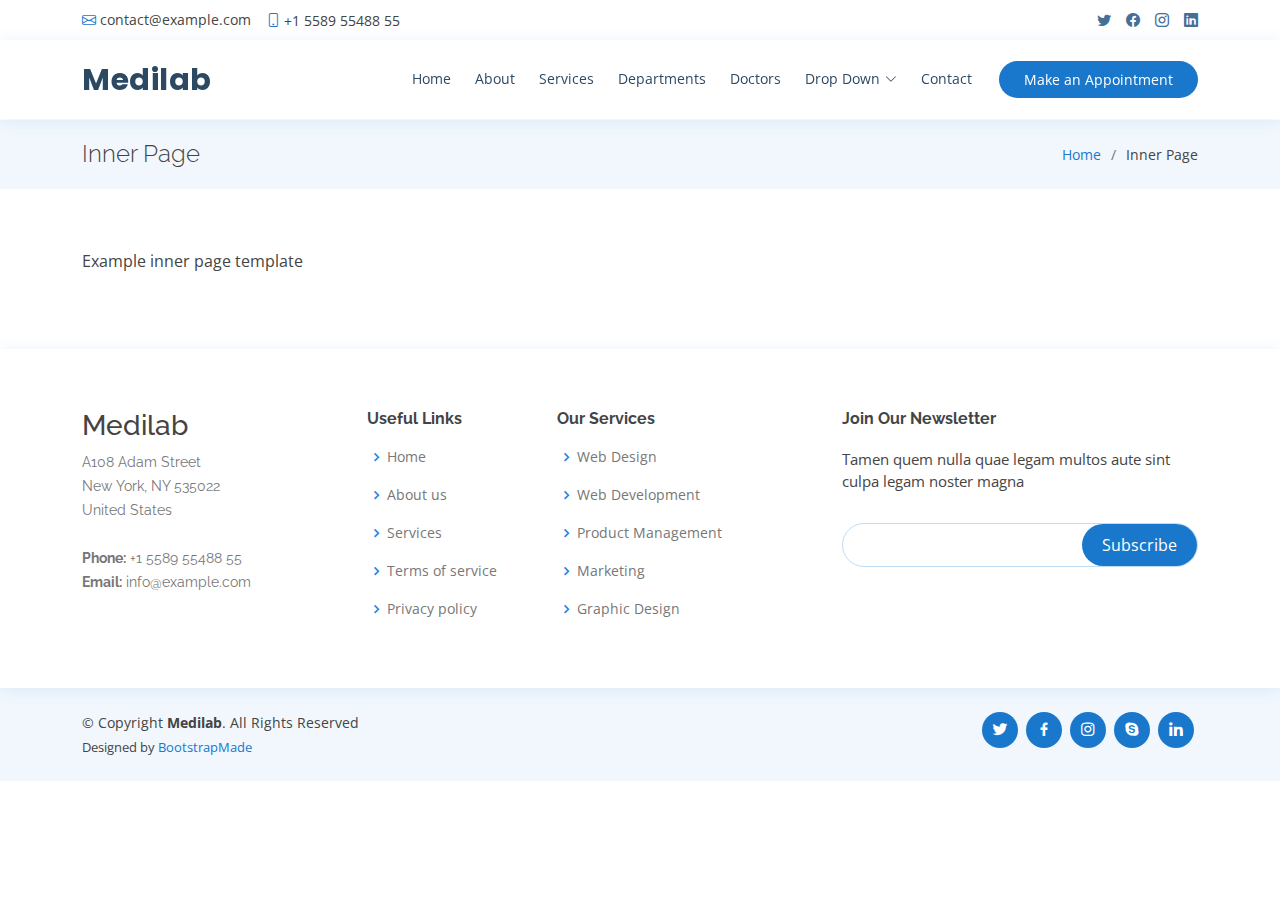
<file: inner-page.html>
<!DOCTYPE html>
<html lang="en">

<head>
  <meta charset="utf-8">
  <meta content="width=device-width, initial-scale=1.0" name="viewport">

  <title>Inner Page - Medilab Bootstrap Template</title>
  <meta content="" name="description">
  <meta content="" name="keywords">

  <!-- Favicons -->
  <link href="assets/img/favicon.png" rel="icon">
  <link href="assets/img/apple-touch-icon.png" rel="apple-touch-icon">

  <!-- Google Fonts -->
  <link href="https://fonts.googleapis.com/css?family=Open+Sans:300,300i,400,400i,600,600i,700,700i|Raleway:300,300i,400,400i,500,500i,600,600i,700,700i|Poppins:300,300i,400,400i,500,500i,600,600i,700,700i" rel="stylesheet">

  <!-- Vendor CSS Files -->
  <link href="assets/vendor/fontawesome-free/css/all.min.css" rel="stylesheet">
  <link href="assets/vendor/animate.css/animate.min.css" rel="stylesheet">
  <link href="assets/vendor/bootstrap/css/bootstrap.min.css" rel="stylesheet">
  <link href="assets/vendor/bootstrap-icons/bootstrap-icons.css" rel="stylesheet">
  <link href="assets/vendor/boxicons/css/boxicons.min.css" rel="stylesheet">
  <link href="assets/vendor/glightbox/css/glightbox.min.css" rel="stylesheet">
  <link href="assets/vendor/remixicon/remixicon.css" rel="stylesheet">
  <link href="assets/vendor/swiper/swiper-bundle.min.css" rel="stylesheet">

  <!-- Template Main CSS File -->
  <link href="assets/css/style.css" rel="stylesheet">

  <!-- =======================================================
  * Template Name: Medilab
  * Updated: Jan 29 2024 with Bootstrap v5.3.2
  * Template URL: https://bootstrapmade.com/medilab-free-medical-bootstrap-theme/
  * Author: BootstrapMade.com
  * License: https://bootstrapmade.com/license/
  ======================================================== -->
</head>

<body>

  <!-- ======= Top Bar ======= -->
  <div id="topbar" class="d-flex align-items-center fixed-top">
    <div class="container d-flex justify-content-between">
      <div class="contact-info d-flex align-items-center">
        <i class="bi bi-envelope"></i> <a href="mailto:contact@example.com">contact@example.com</a>
        <i class="bi bi-phone"></i> +1 5589 55488 55
      </div>
      <div class="d-none d-lg-flex social-links align-items-center">
        <a href="#" class="twitter"><i class="bi bi-twitter"></i></a>
        <a href="#" class="facebook"><i class="bi bi-facebook"></i></a>
        <a href="#" class="instagram"><i class="bi bi-instagram"></i></a>
        <a href="#" class="linkedin"><i class="bi bi-linkedin"></i></i></a>
      </div>
    </div>
  </div>

  <!-- ======= Header ======= -->
  <header id="header" class="fixed-top">
    <div class="container d-flex align-items-center">

      <h1 class="logo me-auto"><a href="index.html">Medilab</a></h1>
      <!-- Uncomment below if you prefer to use an image logo -->
      <!-- <a href="index.html" class="logo me-auto"><img src="assets/img/logo.png" alt="" class="img-fluid"></a>-->

      <nav id="navbar" class="navbar order-last order-lg-0">
        <ul>
          <li><a class="nav-link scrollto " href="#hero">Home</a></li>
          <li><a class="nav-link scrollto" href="#about">About</a></li>
          <li><a class="nav-link scrollto" href="#services">Services</a></li>
          <li><a class="nav-link scrollto" href="#departments">Departments</a></li>
          <li><a class="nav-link scrollto" href="#doctors">Doctors</a></li>
          <li class="dropdown"><a href="#"><span>Drop Down</span> <i class="bi bi-chevron-down"></i></a>
            <ul>
              <li><a href="#">Drop Down 1</a></li>
              <li class="dropdown"><a href="#"><span>Deep Drop Down</span> <i class="bi bi-chevron-right"></i></a>
                <ul>
                  <li><a href="#">Deep Drop Down 1</a></li>
                  <li><a href="#">Deep Drop Down 2</a></li>
                  <li><a href="#">Deep Drop Down 3</a></li>
                  <li><a href="#">Deep Drop Down 4</a></li>
                  <li><a href="#">Deep Drop Down 5</a></li>
                </ul>
              </li>
              <li><a href="#">Drop Down 2</a></li>
              <li><a href="#">Drop Down 3</a></li>
              <li><a href="#">Drop Down 4</a></li>
            </ul>
          </li>
          <li><a class="nav-link scrollto" href="#contact">Contact</a></li>
        </ul>
        <i class="bi bi-list mobile-nav-toggle"></i>
      </nav><!-- .navbar -->

      <a href="#appointment" class="appointment-btn scrollto"><span class="d-none d-md-inline">Make an</span> Appointment</a>

    </div>
  </header><!-- End Header -->

  <main id="main">

    <!-- ======= Breadcrumbs Section ======= -->
    <section class="breadcrumbs">
      <div class="container">

        <div class="d-flex justify-content-between align-items-center">
          <h2>Inner Page</h2>
          <ol>
            <li><a href="index.html">Home</a></li>
            <li>Inner Page</li>
          </ol>
        </div>

      </div>
    </section><!-- End Breadcrumbs Section -->

    <section class="inner-page">
      <div class="container">
        <p>
          Example inner page template
        </p>
      </div>
    </section>

  </main><!-- End #main -->

  <!-- ======= Footer ======= -->
  <footer id="footer">

    <div class="footer-top">
      <div class="container">
        <div class="row">

          <div class="col-lg-3 col-md-6 footer-contact">
            <h3>Medilab</h3>
            <p>
              A108 Adam Street <br>
              New York, NY 535022<br>
              United States <br><br>
              <strong>Phone:</strong> +1 5589 55488 55<br>
              <strong>Email:</strong> info@example.com<br>
            </p>
          </div>

          <div class="col-lg-2 col-md-6 footer-links">
            <h4>Useful Links</h4>
            <ul>
              <li><i class="bx bx-chevron-right"></i> <a href="#">Home</a></li>
              <li><i class="bx bx-chevron-right"></i> <a href="#">About us</a></li>
              <li><i class="bx bx-chevron-right"></i> <a href="#">Services</a></li>
              <li><i class="bx bx-chevron-right"></i> <a href="#">Terms of service</a></li>
              <li><i class="bx bx-chevron-right"></i> <a href="#">Privacy policy</a></li>
            </ul>
          </div>

          <div class="col-lg-3 col-md-6 footer-links">
            <h4>Our Services</h4>
            <ul>
              <li><i class="bx bx-chevron-right"></i> <a href="#">Web Design</a></li>
              <li><i class="bx bx-chevron-right"></i> <a href="#">Web Development</a></li>
              <li><i class="bx bx-chevron-right"></i> <a href="#">Product Management</a></li>
              <li><i class="bx bx-chevron-right"></i> <a href="#">Marketing</a></li>
              <li><i class="bx bx-chevron-right"></i> <a href="#">Graphic Design</a></li>
            </ul>
          </div>

          <div class="col-lg-4 col-md-6 footer-newsletter">
            <h4>Join Our Newsletter</h4>
            <p>Tamen quem nulla quae legam multos aute sint culpa legam noster magna</p>
            <form action="" method="post">
              <input type="email" name="email"><input type="submit" value="Subscribe">
            </form>
          </div>

        </div>
      </div>
    </div>

    <div class="container d-md-flex py-4">

      <div class="me-md-auto text-center text-md-start">
        <div class="copyright">
          &copy; Copyright <strong><span>Medilab</span></strong>. All Rights Reserved
        </div>
        <div class="credits">
          <!-- All the links in the footer should remain intact. -->
          <!-- You can delete the links only if you purchased the pro version. -->
          <!-- Licensing information: https://bootstrapmade.com/license/ -->
          <!-- Purchase the pro version with working PHP/AJAX contact form: https://bootstrapmade.com/medilab-free-medical-bootstrap-theme/ -->
          Designed by <a href="https://bootstrapmade.com/">BootstrapMade</a>
        </div>
      </div>
      <div class="social-links text-center text-md-right pt-3 pt-md-0">
        <a href="#" class="twitter"><i class="bx bxl-twitter"></i></a>
        <a href="#" class="facebook"><i class="bx bxl-facebook"></i></a>
        <a href="#" class="instagram"><i class="bx bxl-instagram"></i></a>
        <a href="#" class="google-plus"><i class="bx bxl-skype"></i></a>
        <a href="#" class="linkedin"><i class="bx bxl-linkedin"></i></a>
      </div>
    </div>
  </footer><!-- End Footer -->

  <div id="preloader"></div>
  <a href="#" class="back-to-top d-flex align-items-center justify-content-center"><i class="bi bi-arrow-up-short"></i></a>

  <!-- Vendor JS Files -->
  <script src="assets/vendor/purecounter/purecounter_vanilla.js"></script>
  <script src="assets/vendor/bootstrap/js/bootstrap.bundle.min.js"></script>
  <script src="assets/vendor/glightbox/js/glightbox.min.js"></script>
  <script src="assets/vendor/swiper/swiper-bundle.min.js"></script>
  <script src="assets/vendor/php-email-form/validate.js"></script>

  <!-- Template Main JS File -->
  <script src="assets/js/main.js"></script>

</body>

</html>
</file>
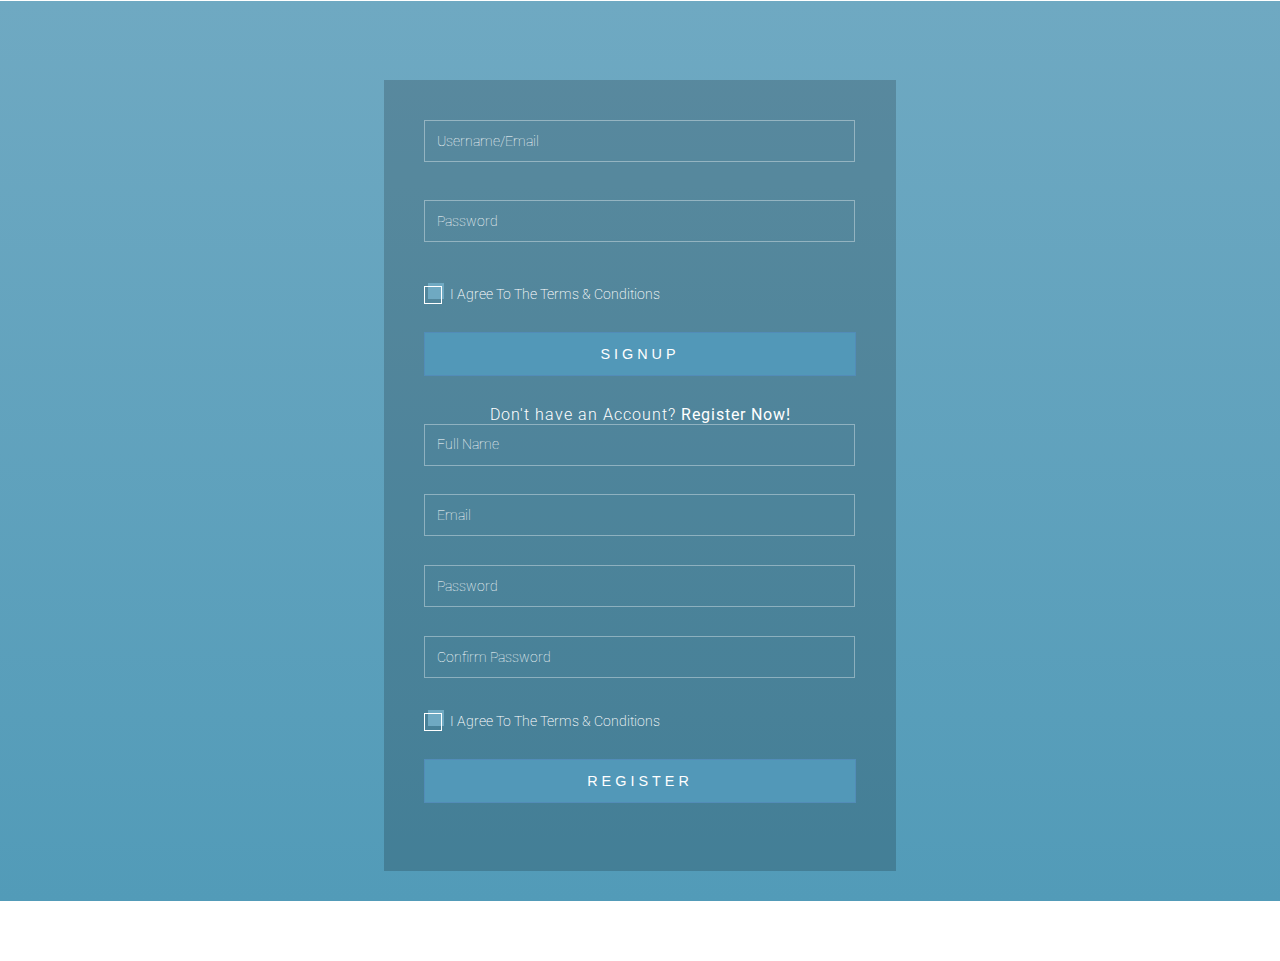
<file: loginPage.html>
<!DOCTYPE html>
<html>
<head>
<title>Creative Colorlib SignUp Form</title>
<meta name="viewport" content="width=device-width, initial-scale=1">
<meta http-equiv="Content-Type" content="text/html; charset=utf-8" />
<script type="application/x-javascript"> addEventListener("load", function() { setTimeout(hideURLbar, 0); }, false); function hideURLbar(){ window.scrollTo(0,1); } </script>
<!-- Custom Theme files -->
<link href="assets\css\styleLogin.css" rel="stylesheet" type="text/css" media="all" />
<!-- //Custom Theme files -->
<!-- web font -->
<link href="//fonts.googleapis.com/css?family=Roboto:300,300i,400,400i,700,700i" rel="stylesheet">
<!-- //web font -->
</head>
<body>
	<!-- main -->
	<div class="main-w3layouts wrapper">
		<!-- <h1>REGESTRATION FORM</h1> -->
		<div class="main-agileinfo">
			<div class="agileits-top">
				<form action="#" method="post">
					<input class="text" type="text" name="Username" placeholder="Username/Email" required="">
          <br>
          <br>
					<!-- <input class="text email" type="email" name="email" placeholder="Email" required=""> -->
					<input class="text" type="password" name="password" placeholder="Password" required="">
					<!-- <input class="text w3lpass" type="password" name="password" placeholder="Confirm Password" required=""> -->
					<div class="wthree-text">
            <br><br>
						<label class="anim">
							<input type="checkbox" class="checkbox" required="">
							<span>I Agree To The Terms & Conditions</span>
						</label>
						<div class="clear"> </div>
					</div>
					<input type="submit" value="SIGNUP">
				</form>
        <p>Don't have an Account? <a href="#"> Register Now!</a></p>
        <form action="connect.php" method="post">
					<input class="text" type="text" name="Username" placeholder="Full Name" required="">
					<input class="text email" type="email" name="email" placeholder="Email" required="">
					<input class="text" type="password" name="password" placeholder="Password" required="">
					<input class="text w3lpass" type="password" name="password" placeholder="Confirm Password" required="">
					<div class="wthree-text">
						<label class="anim">
							<input type="checkbox" class="checkbox" required="">
							<span>I Agree To The Terms & Conditions</span>
						</label>
						<div class="clear"> </div>
					</div>
					<input type="submit" value="REGISTER">
				</form>
				
			</div>
		</div>
		<!-- copyright -->
		<div class="colorlibcopy-agile">
			<p>© 2018 Colorlib Signup Form. All rights reserved | Design by <a href="https://colorlib.com/" target="_blank">Colorlib</a></p>
		</div>
		<!-- //copyright -->
		<!-- <ul class="colorlib-bubbles">
			<li></li>
			<li></li>
			<li></li>
			<li></li>
			<li></li>
			<li></li>
			<li></li>
			<li></li>
			<li></li>
			<li></li>
		</ul> -->
	</div>
	<!-- //main -->
</body>
</html>
</file>
<file: assets/css/style.css>
/**
* Template Name: Medilab
* Updated: Jan 29 2024 with Bootstrap v5.3.2
* Template URL: https://bootstrapmade.com/medilab-free-medical-bootstrap-theme/
* Author: BootstrapMade.com
* License: https://bootstrapmade.com/license/
*/

/*--------------------------------------------------------------
# General
--------------------------------------------------------------*/
body {
  font-family: "Open Sans", sans-serif;
  color: #444444;
}

a {
  color: #1977cc;
  text-decoration: none;
}

a:hover {
  color: #3291e6;
  text-decoration: none;
}

h1,
h2,
h3,
h4,
h5,
h6 {
  font-family: "Raleway", sans-serif;
}

/*--------------------------------------------------------------
# Preloader
--------------------------------------------------------------*/
#preloader {
  position: fixed;
  top: 0;
  left: 0;
  right: 0;
  bottom: 0;
  z-index: 9999;
  overflow: hidden;
  background: #fff;
}

#preloader:before {
  content: "";
  position: fixed;
  top: calc(50% - 30px);
  left: calc(50% - 30px);
  border: 6px solid #1977cc;
  border-top-color: #d1e6f9;
  border-radius: 50%;
  width: 60px;
  height: 60px;
  animation: animate-preloader 1s linear infinite;
}

@keyframes animate-preloader {
  0% {
    transform: rotate(0deg);
  }

  100% {
    transform: rotate(360deg);
  }
}

/*--------------------------------------------------------------
# Back to top button
--------------------------------------------------------------*/
.back-to-top {
  position: fixed;
  visibility: hidden;
  opacity: 0;
  right: 15px;
  bottom: 15px;
  z-index: 996;
  background: #1977cc;
  width: 40px;
  height: 40px;
  border-radius: 4px;
  transition: all 0.4s;
}

.back-to-top i {
  font-size: 28px;
  color: #fff;
  line-height: 0;
}

.back-to-top:hover {
  background: #298ce5;
  color: #fff;
}

.back-to-top.active {
  visibility: visible;
  opacity: 1;
}

.datepicker-dropdown {
  padding: 20px !important;
}

/*--------------------------------------------------------------
# Top Bar
--------------------------------------------------------------*/
#topbar {
  background: #fff;
  height: 40px;
  font-size: 14px;
  transition: all 0.5s;
  z-index: 996;
}

#topbar.topbar-scrolled {
  top: -40px;
}

#topbar .contact-info a {
  line-height: 1;
  color: #444444;
  transition: 0.3s;
}

#topbar .contact-info a:hover {
  color: #1977cc;
}

#topbar .contact-info i {
  color: #1977cc;
  padding-right: 4px;
  margin-left: 15px;
  line-height: 0;
}

#topbar .contact-info i:first-child {
  margin-left: 0;
}

#topbar .social-links a {
  color: #437099;
  padding-left: 15px;
  display: inline-block;
  line-height: 1px;
  transition: 0.3s;
}

#topbar .social-links a:hover {
  color: #1977cc;
}

#topbar .social-links a:first-child {
  border-left: 0;
}

/*--------------------------------------------------------------
# Header
--------------------------------------------------------------*/
#header {
  background: #fff;
  transition: all 0.5s;
  z-index: 997;
  padding: 15px 0;
  top: 40px;
  box-shadow: 0px 2px 15px rgba(25, 119, 204, 0.1);
}

#header.header-scrolled {
  top: 0;
}

#header .logo {
  font-size: 30px;
  margin: 0;
  padding: 0;
  line-height: 1;
  font-weight: 700;
  letter-spacing: 0.5px;
  font-family: "Poppins", sans-serif;
}

#header .logo a {
  color: #2c4964;
}

#header .logo img {
  max-height: 40px;
}

/**
* Appointment Button *
*/
.appointment-btn {
  margin-left: 25px;
  background: #1977cc;
  color: #fff;
  border-radius: 50px;
  padding: 8px 25px;
  white-space: nowrap;
  transition: 0.3s;
  font-size: 14px;
  display: inline-block;
}

.appointment-btn:hover {
  background: #166ab5;
  color: #fff;
}

@media (max-width: 768px) {
  .appointment-btn {
    margin: 0 15px 0 0;
    padding: 6px 18px;
  }
}

/*--------------------------------------------------------------
# Navigation Menu
--------------------------------------------------------------*/
/**
* Desktop Navigation 
*/
.navbar {
  padding: 0;
}

.navbar ul {
  margin: 0;
  padding: 0;
  display: flex;
  list-style: none;
  align-items: center;
}

.navbar li {
  position: relative;
}

.navbar>ul>li {
  position: relative;
  white-space: nowrap;
  padding: 8px 0 8px 20px;
}

.navbar a,
.navbar a:focus {
  display: flex;
  align-items: center;
  justify-content: space-between;
  font-size: 14px;
  color: #2c4964;
  white-space: nowrap;
  transition: 0.3s;
  border-bottom: 2px solid #fff;
  padding: 5px 2px;
}

.navbar a i,
.navbar a:focus i {
  font-size: 12px;
  line-height: 0;
  margin-left: 5px;
}

.navbar a:hover,
.navbar .active,
.navbar .active:focus,
.navbar li:hover>a {
  color: #1977cc;
  border-color: #1977cc;
}

.navbar .dropdown ul {
  display: block;
  position: absolute;
  left: 20px;
  top: calc(100% + 30px);
  margin: 0;
  padding: 10px 0;
  z-index: 99;
  opacity: 0;
  visibility: hidden;
  background: #fff;
  box-shadow: 0px 0px 30px rgba(127, 137, 161, 0.25);
  transition: 0.3s;
}

.navbar .dropdown ul li {
  min-width: 200px;
}

.navbar .dropdown ul a {
  padding: 10px 20px;
  font-size: 14px;
  font-weight: 500;
  text-transform: none;
  color: #082744;
  border: none;
}

.navbar .dropdown ul a i {
  font-size: 12px;
}

.navbar .dropdown ul a:hover,
.navbar .dropdown ul .active:hover,
.navbar .dropdown ul li:hover>a {
  color: #1977cc;
}

.navbar .dropdown:hover>ul {
  opacity: 1;
  top: 100%;
  visibility: visible;
}

.navbar .dropdown .dropdown ul {
  top: 0;
  left: calc(100% - 30px);
  visibility: hidden;
}

.navbar .dropdown .dropdown:hover>ul {
  opacity: 1;
  top: 0;
  left: 100%;
  visibility: visible;
}

@media (max-width: 1366px) {
  .navbar .dropdown .dropdown ul {
    left: -90%;
  }

  .navbar .dropdown .dropdown:hover>ul {
    left: -100%;
  }
}

/**
* Mobile Navigation 
*/
.mobile-nav-toggle {
  color: #2c4964;
  font-size: 28px;
  cursor: pointer;
  display: none;
  line-height: 0;
  transition: 0.5s;
}

.mobile-nav-toggle.bi-x {
  color: #fff;
}

@media (max-width: 991px) {
  .mobile-nav-toggle {
    display: block;
  }

  .navbar ul {
    display: none;
  }
}

.navbar-mobile {
  position: fixed;
  overflow: hidden;
  top: 0;
  right: 0;
  left: 0;
  bottom: 0;
  background: rgba(28, 47, 65, 0.9);
  transition: 0.3s;
  z-index: 999;
}

.navbar-mobile .mobile-nav-toggle {
  position: absolute;
  top: 15px;
  right: 15px;
}

.navbar-mobile ul {
  display: block;
  position: absolute;
  top: 55px;
  right: 15px;
  bottom: 15px;
  left: 15px;
  padding: 10px 0;
  background-color: #fff;
  overflow-y: auto;
  transition: 0.3s;
}

.navbar-mobile>ul>li {
  padding: 0;
}

.navbar-mobile a,
.navbar-mobile a:focus {
  padding: 10px 20px;
  font-size: 15px;
  color: #2c4964;
  border: none;
}

.navbar-mobile a:hover,
.navbar-mobile .active,
.navbar-mobile li:hover>a {
  color: #1977cc;
}

.navbar-mobile .getstarted,
.navbar-mobile .getstarted:focus {
  margin: 15px;
}

.navbar-mobile .dropdown ul {
  position: static;
  display: none;
  margin: 10px 20px;
  padding: 10px 0;
  z-index: 99;
  opacity: 1;
  visibility: visible;
  background: #fff;
  box-shadow: 0px 0px 30px rgba(127, 137, 161, 0.25);
}

.navbar-mobile .dropdown ul li {
  min-width: 200px;
}

.navbar-mobile .dropdown ul a {
  padding: 10px 20px;
}

.navbar-mobile .dropdown ul a i {
  font-size: 12px;
}

.navbar-mobile .dropdown ul a:hover,
.navbar-mobile .dropdown ul .active:hover,
.navbar-mobile .dropdown ul li:hover>a {
  color: #1977cc;
}

.navbar-mobile .dropdown>.dropdown-active {
  display: block;
}

/*--------------------------------------------------------------
# Hero Section
--------------------------------------------------------------*/
#hero {
  width: 100%;
  height: 90vh;
  background: url("../img/hero-bg.jpg") top center;
  background-size: cover;
  margin-bottom: -200px;
}

#hero .container {
  position: relative;
}

#hero h1 {
  margin: 0;
  font-size: 48px;
  font-weight: 700;
  line-height: 56px;
  text-transform: uppercase;
  color: #2c4964;
}

#hero h2 {
  color: #2c4964;
  margin: 10px 0 0 0;
  font-size: 24px;
}

#hero .btn-get-started {
  font-family: "Raleway", sans-serif;
  text-transform: uppercase;
  font-weight: 500;
  font-size: 14px;
  letter-spacing: 1px;
  display: inline-block;
  padding: 12px 35px;
  margin-top: 30px;
  border-radius: 50px;
  transition: 0.5s;
  color: #fff;
  background: #1977cc;
}

#hero .btn-get-started:hover {
  background: #3291e6;
}

@media (min-width: 1024px) {
  #hero {
    background-attachment: fixed;
  }
}

@media (max-width: 992px) {
  #hero {
    margin-bottom: 0;
    height: 100vh;
  }

  #hero .container {
    padding-bottom: 63px;
  }

  #hero h1 {
    font-size: 28px;
    line-height: 36px;
  }

  #hero h2 {
    font-size: 18px;
    line-height: 24px;
    margin-bottom: 30px;
  }
}

@media (max-height: 600px) {
  #hero {
    height: 110vh;
  }
}

/*--------------------------------------------------------------
# Sections General
--------------------------------------------------------------*/
section {
  padding: 60px 0;
  overflow: hidden;
}

.section-bg {
  background-color: #f1f7fd;
}

.section-title {
  text-align: center;
  padding-bottom: 30px;
}

.section-title h2 {
  font-size: 32px;
  font-weight: bold;
  margin-bottom: 20px;
  padding-bottom: 20px;
  position: relative;
  color: #2c4964;
}

.section-title h2::before {
  content: "";
  position: absolute;
  display: block;
  width: 120px;
  height: 1px;
  background: #ddd;
  bottom: 1px;
  left: calc(50% - 60px);
}

.section-title h2::after {
  content: "";
  position: absolute;
  display: block;
  width: 40px;
  height: 3px;
  background: #1977cc;
  bottom: 0;
  left: calc(50% - 20px);
}

.section-title p {
  margin-bottom: 0;
}

/*--------------------------------------------------------------
# Breadcrumbs
--------------------------------------------------------------*/
.breadcrumbs {
  padding: 20px 0;
  background-color: #f1f7fd;
  min-height: 40px;
  margin-top: 120px;
}

@media (max-width: 992px) {
  .breadcrumbs {
    margin-top: 100px;
  }
}

.breadcrumbs h2 {
  font-size: 24px;
  font-weight: 300;
  margin: 0;
}

@media (max-width: 992px) {
  .breadcrumbs h2 {
    margin: 0 0 10px 0;
  }
}

.breadcrumbs ol {
  display: flex;
  flex-wrap: wrap;
  list-style: none;
  padding: 0;
  margin: 0;
  font-size: 14px;
}

.breadcrumbs ol li+li {
  padding-left: 10px;
}

.breadcrumbs ol li+li::before {
  display: inline-block;
  padding-right: 10px;
  color: #6c757d;
  content: "/";
}

@media (max-width: 768px) {
  .breadcrumbs .d-flex {
    display: block !important;
  }

  .breadcrumbs ol {
    display: block;
  }

  .breadcrumbs ol li {
    display: inline-block;
  }
}

/*--------------------------------------------------------------
# Why Us
--------------------------------------------------------------*/
.why-us .content {
  padding: 30px;
  background: #1977cc;
  border-radius: 4px;
  color: #fff;
}

.why-us .content h3 {
  font-weight: 700;
  font-size: 34px;
  margin-bottom: 30px;
}

.why-us .content p {
  margin-bottom: 30px;
}

.why-us .content .more-btn {
  display: inline-block;
  background: rgba(255, 255, 255, 0.2);
  padding: 6px 30px 8px 30px;
  color: #fff;
  border-radius: 50px;
  transition: all ease-in-out 0.4s;
}

.why-us .content .more-btn i {
  font-size: 14px;
}

.why-us .content .more-btn:hover {
  color: #1977cc;
  background: #fff;
}

.why-us .icon-boxes .icon-box {
  text-align: center;
  border-radius: 10px;
  background: #fff;
  box-shadow: 0px 2px 15px rgba(0, 0, 0, 0.1);
  padding: 40px 30px;
  width: 100%;
}

.why-us .icon-boxes .icon-box i {
  font-size: 40px;
  color: #1977cc;
  margin-bottom: 30px;
}

.why-us .icon-boxes .icon-box h4 {
  font-size: 20px;
  font-weight: 700;
  margin: 0 0 30px 0;
}

.why-us .icon-boxes .icon-box p {
  font-size: 15px;
  color: #848484;
}

/*--------------------------------------------------------------
# About
--------------------------------------------------------------*/
.about .icon-boxes h4 {
  font-size: 18px;
  color: #4b7dab;
  margin-bottom: 15px;
}

.about .icon-boxes h3 {
  font-size: 28px;
  font-weight: 700;
  color: #2c4964;
  margin-bottom: 15px;
}

.about .icon-box {
  margin-top: 40px;
}

.about .icon-box .icon {
  float: left;
  display: flex;
  align-items: center;
  justify-content: center;
  width: 64px;
  height: 64px;
  border: 2px solid #8dc2f1;
  border-radius: 50px;
  transition: 0.5s;
}

.about .icon-box .icon i {
  color: #1977cc;
  font-size: 32px;
}

.about .icon-box:hover .icon {
  background: #1977cc;
  border-color: #1977cc;
}

.about .icon-box:hover .icon i {
  color: #fff;
}

.about .icon-box .title {
  margin-left: 85px;
  font-weight: 700;
  margin-bottom: 10px;
  font-size: 18px;
}

.about .icon-box .title a {
  color: #343a40;
  transition: 0.3s;
}

.about .icon-box .title a:hover {
  color: #1977cc;
}

.about .icon-box .description {
  margin-left: 85px;
  line-height: 24px;
  font-size: 14px;
}

.about .video-box {
  background: url("../img/about.jpg") center center no-repeat;
  background-size: cover;
  min-height: 500px;
}

.about .play-btn {
  width: 94px;
  height: 94px;
  background: radial-gradient(#1977cc 50%, rgba(25, 119, 204, 0.4) 52%);
  border-radius: 50%;
  display: block;
  position: absolute;
  left: calc(50% - 47px);
  top: calc(50% - 47px);
  overflow: hidden;
}

.about .play-btn::after {
  content: "";
  position: absolute;
  left: 50%;
  top: 50%;
  transform: translateX(-40%) translateY(-50%);
  width: 0;
  height: 0;
  border-top: 10px solid transparent;
  border-bottom: 10px solid transparent;
  border-left: 15px solid #fff;
  z-index: 100;
  transition: all 400ms cubic-bezier(0.55, 0.055, 0.675, 0.19);
}

.about .play-btn::before {
  content: "";
  position: absolute;
  width: 120px;
  height: 120px;
  animation-delay: 0s;
  animation: pulsate-btn 2s;
  animation-direction: forwards;
  animation-iteration-count: infinite;
  animation-timing-function: steps;
  opacity: 1;
  border-radius: 50%;
  border: 5px solid rgba(25, 119, 204, 0.7);
  top: -15%;
  left: -15%;
  background: rgba(198, 16, 0, 0);
}

.about .play-btn:hover::after {
  border-left: 15px solid #1977cc;
  transform: scale(20);
}

.about .play-btn:hover::before {
  content: "";
  position: absolute;
  left: 50%;
  top: 50%;
  transform: translateX(-40%) translateY(-50%);
  width: 0;
  height: 0;
  border: none;
  border-top: 10px solid transparent;
  border-bottom: 10px solid transparent;
  border-left: 15px solid #fff;
  z-index: 200;
  animation: none;
  border-radius: 0;
}

@keyframes pulsate-btn {
  0% {
    transform: scale(0.6, 0.6);
    opacity: 1;
  }

  100% {
    transform: scale(1, 1);
    opacity: 0;
  }
}

/*--------------------------------------------------------------
# Counts
--------------------------------------------------------------*/
.counts {
  background: #f1f7fd;
  padding: 70px 0 60px;
}

.counts .count-box {
  padding: 30px 30px 25px 30px;
  width: 100%;
  position: relative;
  text-align: center;
  background: #fff;
}

.counts .count-box i {
  position: absolute;
  top: -25px;
  left: 50%;
  transform: translateX(-50%);
  font-size: 20px;
  background: #1977cc;
  color: #fff;
  border-radius: 50px;
  display: inline-flex;
  align-items: center;
  justify-content: center;
  width: 48px;
  height: 48px;
}

.counts .count-box span {
  font-size: 36px;
  display: block;
  font-weight: 600;
  color: #082744;
}

.counts .count-box p {
  padding: 0;
  margin: 0;
  font-family: "Raleway", sans-serif;
  font-size: 14px;
}

/*--------------------------------------------------------------
# Services
--------------------------------------------------------------*/
.services .icon-box {
  text-align: center;
  border: 1px solid #d5e1ed;
  padding: 80px 20px;
  transition: all ease-in-out 0.3s;
}

.services .icon-box .icon {
  margin: 0 auto;
  width: 64px;
  height: 64px;
  background: #1977cc;
  border-radius: 5px;
  transition: all 0.3s ease-out 0s;
  display: flex;
  align-items: center;
  justify-content: center;
  margin-bottom: 20px;
  transform-style: preserve-3d;
  position: relative;
  z-index: 2;
}

.services .icon-box .icon i {
  color: #fff;
  font-size: 28px;
  transition: ease-in-out 0.3s;
}

.services .icon-box .icon::before {
  position: absolute;
  content: "";
  left: -8px;
  top: -8px;
  height: 100%;
  width: 100%;
  background: rgba(25, 119, 204, 0.2);
  border-radius: 5px;
  transition: all 0.3s ease-out 0s;
  transform: translateZ(-1px);
  z-index: -1;
}

.services .icon-box h4 {
  font-weight: 700;
  margin-bottom: 15px;
  font-size: 24px;
}

.services .icon-box h4 a {
  color: #2c4964;
}

.services .icon-box p {
  line-height: 24px;
  font-size: 14px;
  margin-bottom: 0;
}

.services .icon-box:hover {
  background: #1977cc;
  border-color: #1977cc;
}

.services .icon-box:hover .icon {
  background: #fff;
}

.services .icon-box:hover .icon i {
  color: #1977cc;
}

.services .icon-box:hover .icon::before {
  background: rgba(255, 255, 255, 0.3);
}

.services .icon-box:hover h4 a,
.services .icon-box:hover p {
  color: #fff;
}

/*--------------------------------------------------------------
# Appointments
--------------------------------------------------------------*/
.appointment .php-email-form {
  width: 100%;
}

.appointment .php-email-form .form-group {
  padding-bottom: 8px;
}

.appointment .php-email-form .validate {
  display: none;
  color: red;
  margin: 0 0 15px 0;
  font-weight: 400;
  font-size: 13px;
}

.appointment .php-email-form .error-message {
  display: none;
  color: #fff;
  background: #ed3c0d;
  text-align: left;
  padding: 15px;
  font-weight: 600;
}

.appointment .php-email-form .error-message br+br {
  margin-top: 25px;
}

.appointment .php-email-form .sent-message {
  display: none;
  color: #fff;
  background: #18d26e;
  text-align: center;
  padding: 15px;
  font-weight: 600;
}

.appointment .php-email-form .loading {
  display: none;
  background: #fff;
  text-align: center;
  padding: 15px;
}

.appointment .php-email-form .loading:before {
  content: "";
  display: inline-block;
  border-radius: 50%;
  width: 24px;
  height: 24px;
  margin: 0 10px -6px 0;
  border: 3px solid #18d26e;
  border-top-color: #eee;
  animation: animate-loading 1s linear infinite;
}

.appointment .php-email-form input,
.appointment .php-email-form textarea,
.appointment .php-email-form select {
  border-radius: 0;
  box-shadow: none;
  font-size: 14px;
  padding: 10px !important;
}

.appointment .php-email-form input:focus,
.appointment .php-email-form textarea:focus,
.appointment .php-email-form select:focus {
  border-color: #1977cc;
}

.appointment .php-email-form input,
.appointment .php-email-form select {
  height: 44px;
}

.appointment .php-email-form textarea {
  padding: 10px 12px;
}

.appointment .php-email-form button[type=submit] {
  background: #1977cc;
  border: 0;
  padding: 10px 35px;
  color: #fff;
  transition: 0.4s;
  border-radius: 50px;
}

.appointment .php-email-form button[type=submit]:hover {
  background: #1c84e3;
}

/*--------------------------------------------------------------
# Departments
--------------------------------------------------------------*/
.departments {
  overflow: hidden;
}

.departments .nav-tabs {
  border: 0;
}

.departments .nav-link {
  border: 0;
  padding: 12px 15px 12px 0;
  transition: 0.3s;
  color: #2c4964;
  border-radius: 0;
  border-right: 2px solid #ebf1f6;
  font-weight: 600;
  font-size: 15px;
}

.departments .nav-link:hover {
  color: #1977cc;
}

.departments .nav-link.active {
  color: #1977cc;
  border-color: #1977cc;
}

.departments .tab-pane.active {
  animation: fadeIn 0.5s ease-out;
}

.departments .details h3 {
  font-size: 26px;
  font-weight: 600;
  margin-bottom: 20px;
  color: #2c4964;
}

.departments .details p {
  color: #777777;
}

.departments .details p:last-child {
  margin-bottom: 0;
}

@media (max-width: 992px) {
  .departments .nav-link {
    border: 0;
    padding: 15px;
  }

  .departments .nav-link.active {
    color: #fff;
    background: #1977cc;
  }
}

/*--------------------------------------------------------------
# Doctors
--------------------------------------------------------------*/
.doctors {
  background: #fff;
}

.doctors .member {
  position: relative;
  box-shadow: 0px 2px 15px rgba(44, 73, 100, 0.08);
  padding: 30px;
  border-radius: 10px;
}

.doctors .member .pic {
  overflow: hidden;
  width: 180px;
  border-radius: 50%;
}

.doctors .member .pic img {
  transition: ease-in-out 0.3s;
}

.doctors .member:hover img {
  transform: scale(1.1);
}

.doctors .member .member-info {
  padding-left: 30px;
}

.doctors .member h4 {
  font-weight: 700;
  margin-bottom: 5px;
  font-size: 20px;
  color: #2c4964;
}

.doctors .member span {
  display: block;
  font-size: 15px;
  padding-bottom: 10px;
  position: relative;
  font-weight: 500;
}

.doctors .member span::after {
  content: "";
  position: absolute;
  display: block;
  width: 50px;
  height: 1px;
  background: #b2c8dd;
  bottom: 0;
  left: 0;
}

.doctors .member p {
  margin: 10px 0 0 0;
  font-size: 14px;
}

.doctors .member .social {
  margin-top: 12px;
  display: flex;
  align-items: center;
  justify-content: flex-start;
}

.doctors .member .social a {
  transition: ease-in-out 0.3s;
  display: flex;
  align-items: center;
  justify-content: center;
  border-radius: 50px;
  width: 32px;
  height: 32px;
  background: #a0bcd5;
}

.doctors .member .social a i {
  color: #fff;
  font-size: 16px;
  margin: 0 2px;
}

.doctors .member .social a:hover {
  background: #1977cc;
}

.doctors .member .social a+a {
  margin-left: 8px;
}

/*--------------------------------------------------------------
# Frequently Asked Questions
--------------------------------------------------------------*/
.faq .faq-list {
  padding: 0 100px;
}

.faq .faq-list ul {
  padding: 0;
  list-style: none;
}

.faq .faq-list li+li {
  margin-top: 15px;
}

.faq .faq-list li {
  padding: 20px;
  background: #fff;
  border-radius: 4px;
  position: relative;
}

.faq .faq-list a {
  display: block;
  position: relative;
  font-family: "Poppins", sans-serif;
  font-size: 16px;
  line-height: 24px;
  font-weight: 500;
  padding: 0 30px;
  outline: none;
  cursor: pointer;
}

.faq .faq-list .icon-help {
  font-size: 24px;
  position: absolute;
  right: 0;
  left: 20px;
  color: #76b5ee;
}

.faq .faq-list .icon-show,
.faq .faq-list .icon-close {
  font-size: 24px;
  position: absolute;
  right: 0;
  top: 0;
}

.faq .faq-list p {
  margin-bottom: 0;
  padding: 10px 0 0 0;
}

.faq .faq-list .icon-show {
  display: none;
}

.faq .faq-list a.collapsed {
  color: #343a40;
}

.faq .faq-list a.collapsed:hover {
  color: #1977cc;
}

.faq .faq-list a.collapsed .icon-show {
  display: inline-block;
}

.faq .faq-list a.collapsed .icon-close {
  display: none;
}

@media (max-width: 1200px) {
  .faq .faq-list {
    padding: 0;
  }
}

/*--------------------------------------------------------------
# Testimonials
--------------------------------------------------------------*/
.testimonials .testimonial-wrap {
  padding-left: 50px;
}

.testimonials .testimonials-carousel,
.testimonials .testimonials-slider {
  overflow: hidden;
}

.testimonials .testimonial-item {
  box-sizing: content-box;
  padding: 30px 30px 30px 60px;
  margin: 30px 15px;
  min-height: 200px;
  box-shadow: 0px 2px 12px rgba(44, 73, 100, 0.08);
  position: relative;
  background: #fff;
}

.testimonials .testimonial-item .testimonial-img {
  width: 90px;
  border-radius: 10px;
  border: 6px solid #fff;
  position: absolute;
  left: -45px;
}

.testimonials .testimonial-item h3 {
  font-size: 18px;
  font-weight: bold;
  margin: 10px 0 5px 0;
  color: #111;
}

.testimonials .testimonial-item h4 {
  font-size: 14px;
  color: #999;
  margin: 0;
}

.testimonials .testimonial-item .quote-icon-left,
.testimonials .testimonial-item .quote-icon-right {
  color: #badaf7;
  font-size: 26px;
}

.testimonials .testimonial-item .quote-icon-left {
  display: inline-block;
  left: -5px;
  position: relative;
}

.testimonials .testimonial-item .quote-icon-right {
  display: inline-block;
  right: -5px;
  position: relative;
  top: 10px;
}

.testimonials .testimonial-item p {
  font-style: italic;
  margin: 15px auto 15px auto;
}

.testimonials .swiper-pagination {
  margin-top: 20px;
  position: relative;
}

.testimonials .swiper-pagination .swiper-pagination-bullet {
  width: 12px;
  height: 12px;
  background-color: #fff;
  opacity: 1;
  border: 1px solid #1977cc;
}

.testimonials .swiper-pagination .swiper-pagination-bullet-active {
  background-color: #1977cc;
}

@media (max-width: 767px) {
  .testimonials .testimonial-wrap {
    padding-left: 0;
  }

  .testimonials .testimonials-carousel,
  .testimonials .testimonials-slider {
    overflow: hidden;
  }

  .testimonials .testimonial-item {
    padding: 30px;
    margin: 15px;
  }

  .testimonials .testimonial-item .testimonial-img {
    position: static;
    left: auto;
  }
}

/*--------------------------------------------------------------
# Gallery
--------------------------------------------------------------*/
.gallery .gallery-item {
  overflow: hidden;
  border-right: 3px solid #fff;
  border-bottom: 3px solid #fff;
}

.gallery .gallery-item img {
  transition: all ease-in-out 0.4s;
}

.gallery .gallery-item:hover img {
  transform: scale(1.1);
}

/*--------------------------------------------------------------
# Contact
--------------------------------------------------------------*/
.contact .info {
  width: 100%;
  background: #fff;
}

.contact .info i {
  font-size: 20px;
  color: #1977cc;
  float: left;
  width: 44px;
  height: 44px;
  background: #d6e9fa;
  display: flex;
  justify-content: center;
  align-items: center;
  border-radius: 50px;
  transition: all 0.3s ease-in-out;
}

.contact .info h4 {
  padding: 0 0 0 60px;
  font-size: 22px;
  font-weight: 600;
  margin-bottom: 5px;
  color: #2c4964;
}

.contact .info p {
  padding: 0 0 0 60px;
  margin-bottom: 0;
  font-size: 14px;
  color: #4b7dab;
}

.contact .info .email,
.contact .info .phone {
  margin-top: 40px;
}

.contact .info .email:hover i,
.contact .info .address:hover i,
.contact .info .phone:hover i {
  background: #1977cc;
  color: #fff;
}

.contact .php-email-form {
  width: 100%;
  background: #fff;
}

.contact .php-email-form .form-group {
  padding-bottom: 8px;
}

.contact .php-email-form .error-message {
  display: none;
  color: #fff;
  background: #ed3c0d;
  text-align: left;
  padding: 15px;
  font-weight: 600;
}

.contact .php-email-form .error-message br+br {
  margin-top: 25px;
}

.contact .php-email-form .sent-message {
  display: none;
  color: #fff;
  background: #18d26e;
  text-align: center;
  padding: 15px;
  font-weight: 600;
}

.contact .php-email-form .loading {
  display: none;
  background: #fff;
  text-align: center;
  padding: 15px;
}

.contact .php-email-form .loading:before {
  content: "";
  display: inline-block;
  border-radius: 50%;
  width: 24px;
  height: 24px;
  margin: 0 10px -6px 0;
  border: 3px solid #18d26e;
  border-top-color: #eee;
  animation: animate-loading 1s linear infinite;
}

.contact .php-email-form input,
.contact .php-email-form textarea {
  border-radius: 0;
  box-shadow: none;
  font-size: 14px;
}

.contact .php-email-form input {
  height: 44px;
}

.contact .php-email-form textarea {
  padding: 10px 12px;
}

.contact .php-email-form button[type=submit] {
  background: #1977cc;
  border: 0;
  padding: 10px 35px;
  color: #fff;
  transition: 0.4s;
  border-radius: 50px;
}

.contact .php-email-form button[type=submit]:hover {
  background: #1c84e3;
}

@keyframes animate-loading {
  0% {
    transform: rotate(0deg);
  }

  100% {
    transform: rotate(360deg);
  }
}

/*--------------------------------------------------------------
# Footer
--------------------------------------------------------------*/
#footer {
  color: #444444;
  font-size: 14px;
  background: #f1f7fd;
}

#footer .footer-top {
  padding: 60px 0 30px 0;
  background: #fff;
  box-shadow: 0px 2px 15px rgba(25, 119, 204, 0.1);
}

#footer .footer-top .footer-contact {
  margin-bottom: 30px;
}

#footer .footer-top .footer-contact h4 {
  font-size: 22px;
  margin: 0 0 30px 0;
  padding: 2px 0 2px 0;
  line-height: 1;
  font-weight: 700;
}

#footer .footer-top .footer-contact p {
  font-size: 14px;
  line-height: 24px;
  margin-bottom: 0;
  font-family: "Raleway", sans-serif;
  color: #777777;
}

#footer .footer-top h4 {
  font-size: 16px;
  font-weight: bold;
  color: #444444;
  position: relative;
  padding-bottom: 12px;
}

#footer .footer-top .footer-links {
  margin-bottom: 30px;
}

#footer .footer-top .footer-links ul {
  list-style: none;
  padding: 0;
  margin: 0;
}

#footer .footer-top .footer-links ul i {
  padding-right: 2px;
  color: #1c84e3;
  font-size: 18px;
  line-height: 1;
}

#footer .footer-top .footer-links ul li {
  padding: 10px 0;
  display: flex;
  align-items: center;
}

#footer .footer-top .footer-links ul li:first-child {
  padding-top: 0;
}

#footer .footer-top .footer-links ul a {
  color: #777777;
  transition: 0.3s;
  display: inline-block;
  line-height: 1;
}

#footer .footer-top .footer-links ul a:hover {
  text-decoration: none;
  color: #1977cc;
}

#footer .footer-newsletter {
  font-size: 15px;
}

#footer .footer-newsletter h4 {
  font-size: 16px;
  font-weight: bold;
  color: #444444;
  position: relative;
  padding-bottom: 12px;
}

#footer .footer-newsletter form {
  margin-top: 30px;
  background: #fff;
  padding: 6px 10px;
  position: relative;
  border-radius: 50px;
  text-align: left;
  border: 1px solid #bfdcf7;
}

#footer .footer-newsletter form input[type=email] {
  border: 0;
  padding: 4px 8px;
  width: calc(100% - 100px);
}

#footer .footer-newsletter form input[type=submit] {
  position: absolute;
  top: 0;
  right: 0;
  bottom: 0;
  border: 0;
  background: none;
  font-size: 16px;
  padding: 0 20px;
  background: #1977cc;
  color: #fff;
  transition: 0.3s;
  border-radius: 50px;
}

#footer .footer-newsletter form input[type=submit]:hover {
  background: #1c84e3;
}

#footer .credits {
  padding-top: 5px;
  font-size: 13px;
  color: #444444;
}

#footer .social-links a {
  font-size: 18px;
  display: inline-block;
  background: #1977cc;
  color: #fff;
  line-height: 1;
  padding: 8px 0;
  margin-right: 4px;
  border-radius: 50%;
  text-align: center;
  width: 36px;
  height: 36px;
  transition: 0.3s;
}

#footer .social-links a:hover {
  background: #1c84e3;
  color: #fff;
  text-decoration: none;
}
/* login page start */
</file>
